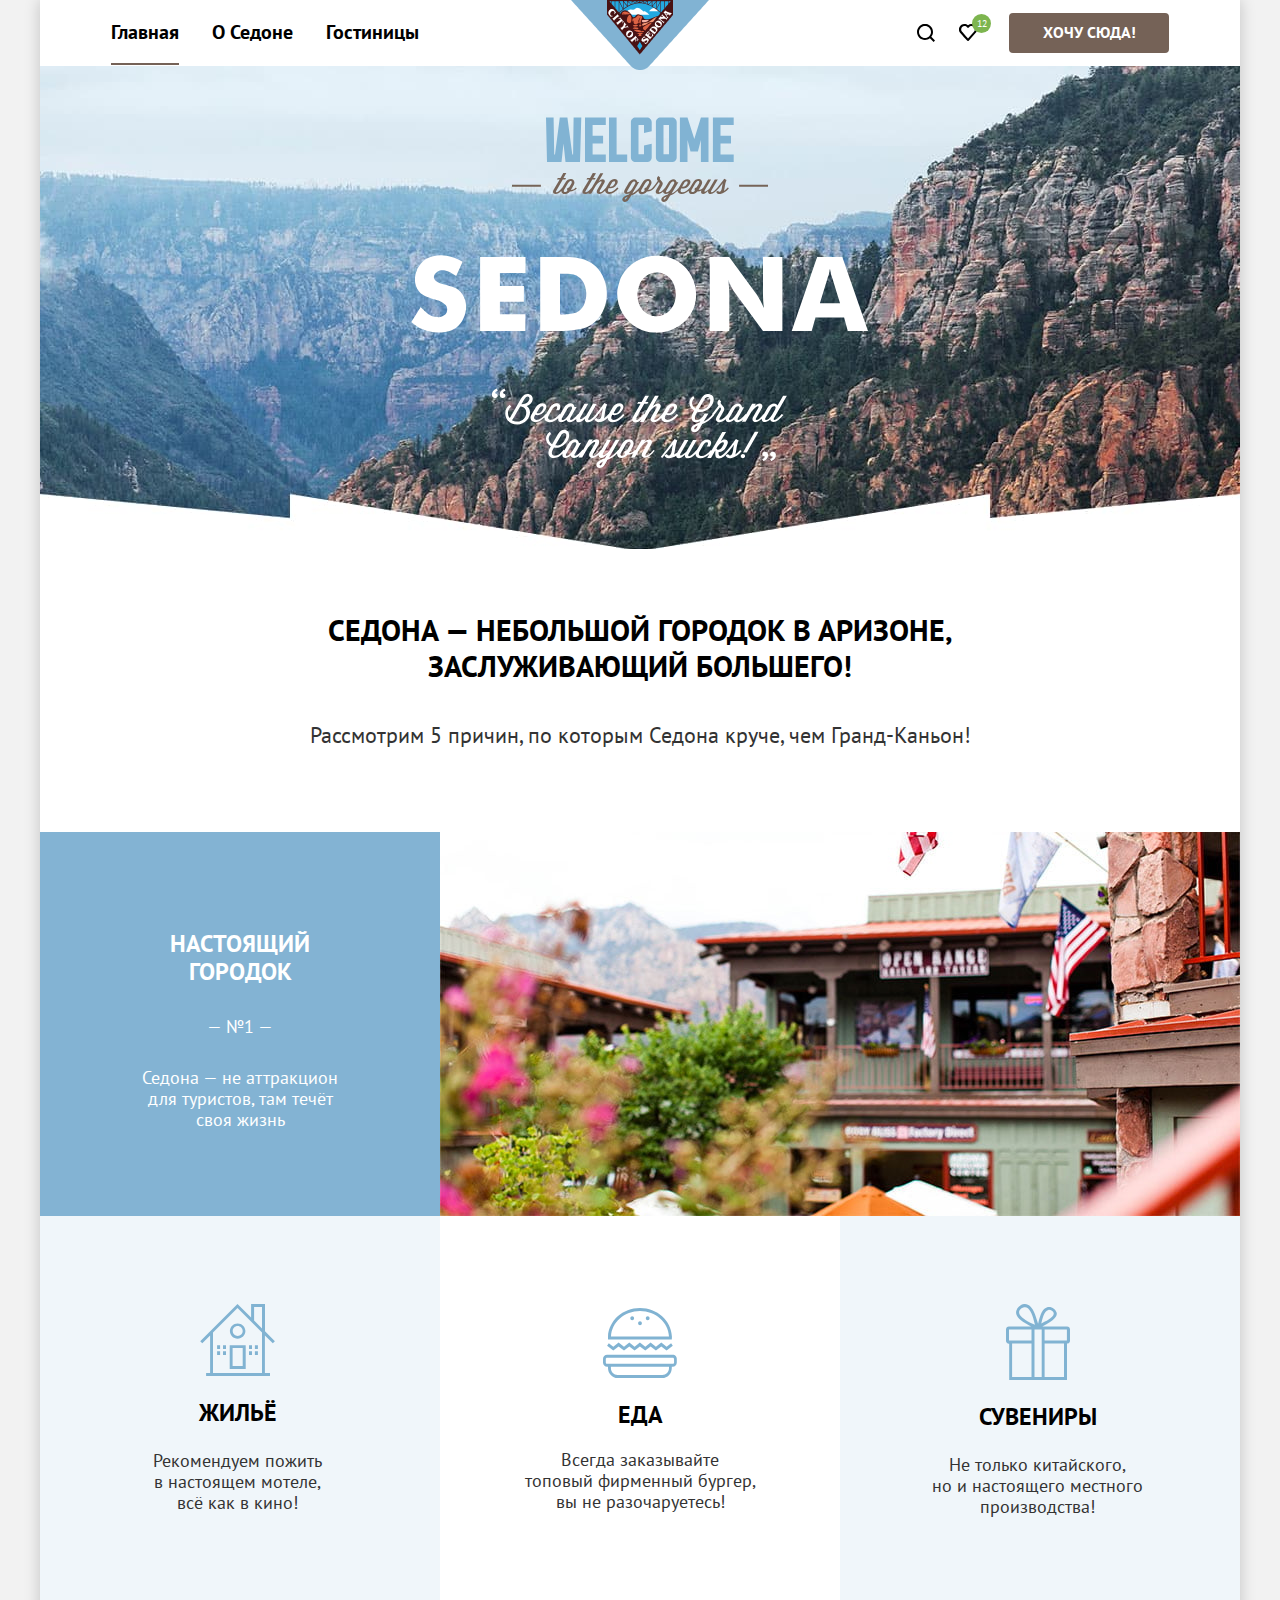
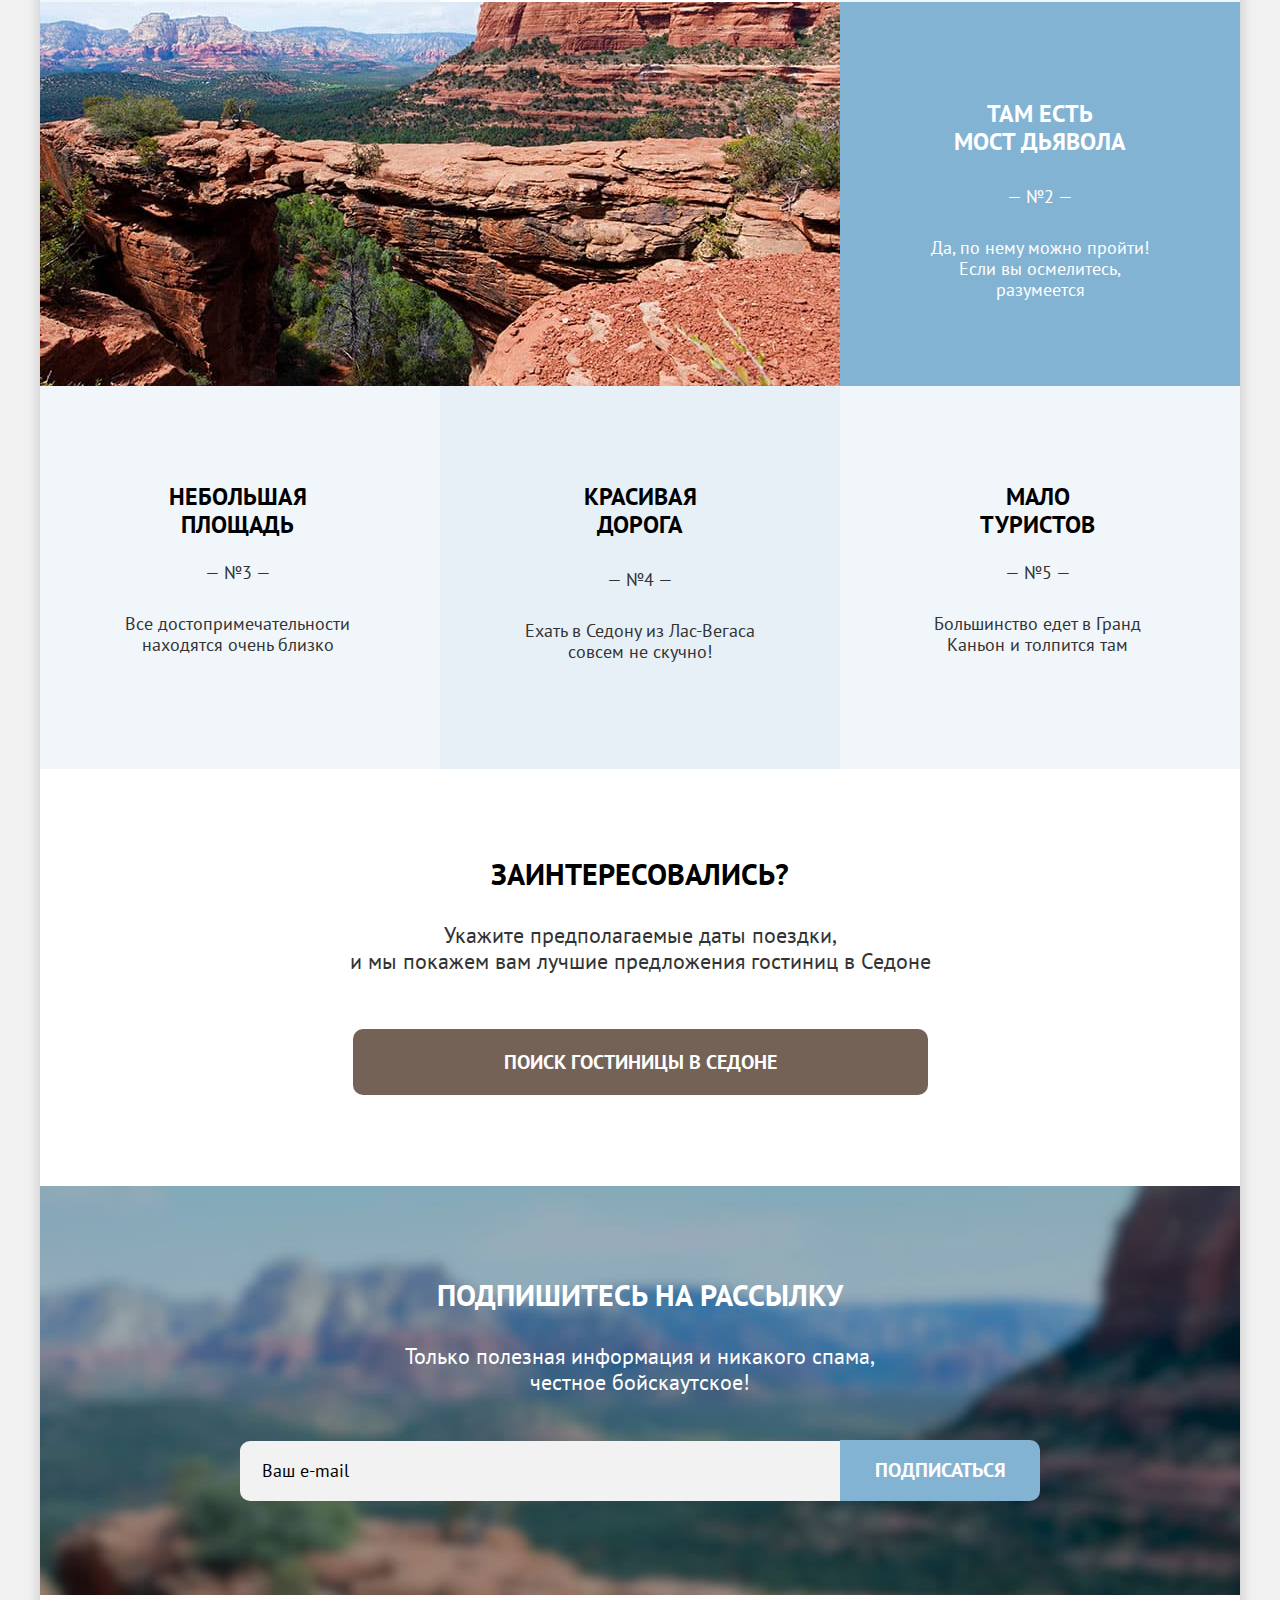
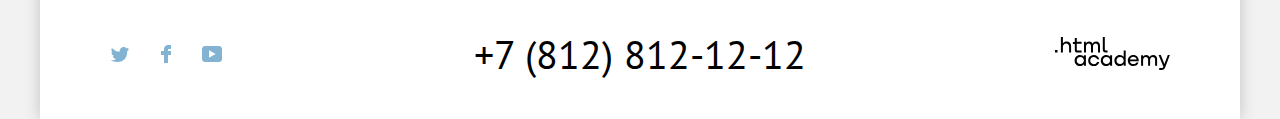
<file: index.html>
<!DOCTYPE html>
<html lang="ru">

  <head>
    <meta charset="utf-8">
    <title>HTML Academy: Седона</title>
    <link rel="icon" type="image/png" sizes="32x32" href="images/favicon.png">
    <link rel="stylesheet" href="styles/styles.css">
  </head>

  <body>
    <header class="page-header">
      <nav class="navigation">
        <ul class="navigation-list">
          <li class="navigation-item">
            <a class="navigation-link navigation-link-current">Главная</a>
          </li>
          <li class="navigation-item">
            <a class="navigation-link" href="about.html">О Седоне</a>
          </li>
          <li class="navigation-item">
            <a class="navigation-link" href="catalog.html">Гостиницы</a>
          </li>
        </ul>
        <a class="navigation-logo">
          <img class="img page-header-logo" src="images/page-header-logo.png" width="138" height="70" alt="CITY OF SEDONA.">
        </a>
        <ul class="navigation-link-container">
          <li class="navigation-item-user">
            <a class="navigation-link-user search-icon" href="#" aria-label="Поиск.">
              <svg width="18" height="18" viewBox="0 0 18 18" role="img" aria-label="Поиск." xmlns="http://www.w3.org/2000/svg">
                <path d="m18 16.5-3.7-3.7c1-1.3 1.7-3 1.7-4.9 0-4.4-3.6-8-8-8S0 3.6 0 8c0 4.4 3.6 8 8 8 1.8 0 3.5-.6 4.9-1.7l3.7 3.7 1.4-1.5ZM8 14c-3.3 0-6-2.7-6-6s2.7-6 6-6 6 2.7 6 6-2.7 6-6 6Z"/>
              </svg>
            </a>
          </li>
          <li class="navigation-item-user">
            <a class="navigation-link-user favorites-icon" href="#" aria-label="Избранное.">
              <svg width="31" height="27" viewBox="0 0 31 27" role="img" aria-label="Избранное." xmlns="http://www.w3.org/2000/svg">
                <path d="M8.9 27a.9.9 0 0 1-.8-.4c-5.4-6.1-6.7-7.5-7-7.9A5.4 5.4 0 0 1 5.5 10c1.3 0 2.5.5 3.5 1.3a5.46 5.46 0 0 1 9 4.1c0 1.3-.5 2.5-1.3 3.4l-7 7.9c-.2.2-.4.3-.8.3Zm-6-9.5c.3.4 3.5 4 6.1 6.9l6.2-7c.5-.5.7-1.2.7-2 0-1.8-1.5-3.3-3.3-3.3-1 0-2 .5-2.7 1.3-.3.3-.6.4-.9.4-.3 0-.6-.2-.8-.4-.7-.8-1.7-1.3-2.7-1.3-1.8 0-3.3 1.5-3.3 3.3-.1.9.3 1.6.7 2.1-.1 0-.1 0 0 0Z"/>
              </svg>
              <span class="favorites-number">12</span>
            </a>
            <!-- поповер -->
            <div class="popover popover-favorites"> <!--popover-open открывает избранное-->
              <div class="popover-content">
                <h2 class="visually-hidden popover-title">Избранное</h2>
                <ul class="cart-item-list">
                  <li class="cart-item">
                    <a class="cart-item-container" href="#">
                      <img class="cart-item-image" src="images/hotel-2.jpg" width="180" height="120" alt="hotel-2.">
                      <p class="cart-item-title">Desert Quail Inn</p>
                      <p class="cart-item-type">Мотель</p>
                    </a>
                    <button class="cart-item-button" type="button">
                      <svg width="16" height="16" viewBox="0 0 16 16" role="img" aria-label="Корзина" xmlns="http://www.w3.org/2000/svg">
                        <path d="M15.3 2.3H.6c-.3 0-.6.2-.6.5s.3.6.6.6h1.7v12c0 .3.3.6.6.6h10.2c.3 0 .6-.3.6-.6v-12h1.7c.3 0 .6-.3.6-.6s-.4-.5-.7-.5Zm-2.8 12.5H3.4V3.4h9.1v11.4ZM6.2 1.2h3.4c.3 0 .6-.3.6-.6S10 0 9.7 0H6.2c-.3 0-.5.3-.5.6s.2.6.5.6Z" fill="#000"/>
                        <path d="M6.2 12c.3 0 .6-.3.6-.6V5.7c0-.3-.3-.6-.6-.6s-.6.3-.6.6v5.7c.1.3.3.6.6.6ZM9.7 12c.3 0 .6-.3.6-.6V5.7c0-.3-.3-.6-.6-.6s-.6.4-.6.6v5.7c0 .3.2.6.6.6Z" fill="#000"/>
                      </svg>
                      <span class="visually-hidden">Удалить из из избранного</span>                
                    </button>
                  </li>
                  <li class="cart-item">
                    <a class="cart-item-container" href="#">
                      <img class="img cart-item-image" src="images/hotel-3.jpg" width="180" height="120" alt="hotel-3.">
                      <p class="cart-item-title">Villas at Poco Diablo</p>
                      <p class="cart-item-type">Апартаменты</p>
                    </a>
                    <button class="cart-item-button" type="button">
                      <svg width="16" height="16" viewBox="0 0 16 16" role="img" aria-label="Корзина." xmlns="http://www.w3.org/2000/svg">
                        <path d="M15.3 2.3H.6c-.3 0-.6.2-.6.5s.3.6.6.6h1.7v12c0 .3.3.6.6.6h10.2c.3 0 .6-.3.6-.6v-12h1.7c.3 0 .6-.3.6-.6s-.4-.5-.7-.5Zm-2.8 12.5H3.4V3.4h9.1v11.4ZM6.2 1.2h3.4c.3 0 .6-.3.6-.6S10 0 9.7 0H6.2c-.3 0-.5.3-.5.6s.2.6.5.6Z" fill="#000"/>
                        <path d="M6.2 12c.3 0 .6-.3.6-.6V5.7c0-.3-.3-.6-.6-.6s-.6.3-.6.6v5.7c.1.3.3.6.6.6ZM9.7 12c.3 0 .6-.3.6-.6V5.7c0-.3-.3-.6-.6-.6s-.6.4-.6.6v5.7c0 .3.2.6.6.6Z" fill="#000"/>
                      </svg>
                      <span class="visually-hidden">Удалить из из избранного</span>                
                    </button>
                  </li>
                  <li class="cart-item">
                    <a class="button button-favorites-all" href="#">Все избранные</a>
                  </li>
                </ul> 
              </div>  
            </div>
          </li> 
          <!-- кнопка хочу сюда -->
          <li class="navigation-item-user">
            <a class="button button-want-here" href="#">Хочу сюда!</a>
          </li>        
        </ul>
      </nav>
    </header>
    <main class="main-container">
      <section class="greeting-container">
        <div class="greeting">
          <h1 class="visually-hidden">Welcome to the gorgeous Sedona</h1>
          <img class="logo-welcome" src="images/welcome.svg" width="458" height="352" alt="Welcome to Sedona.">
        </div>
        <div class="greeting-title">
          <p class="greeting-title-main">Седона — небольшой городок в Аризоне, заслуживающий большего!</p>
          <p class="greeting-title-text">Рассмотрим 5 причин, по которым Седона круче, чем Гранд-Каньон!</p>
        </div>
      </section>
  <!-- Преимущества -->
      <section class="advantages">
        <h2 class="visually-hidden">Преимущества</h2>
        <ol class="advantages-list">
          <li class="advantages-item-details">
            <div class="advantages-item-container">
              <div class="advantages-item blue">
                <h3 class="advantages-title">Настоящий городок</h3>
                <p class="advantages-description">— №1 —</p> 
                <p class="advantages-description">Седона — не аттракцион для туристов, там течёт своя жизнь</p>
              </div>
              <div class="advantages-photo">
                <img src="images/photo-1-town.jpg" width="800" height="384" alt="Настоящий городок.">
              </div>
            </div>  
            <ul class="advantages-list-other">
              <li class="advantages-item grey12">
                <svg class="img advantages-photo-other" width="75" height="72" viewBox="0 0 75 72" role="img" aria-label="Жильё." fill="none" xmlns="http://www.w3.org/2000/svg">
                  <path d="M29.7 65h16V41.2h-16V65Zm2.9-20.9h10.1v18H32.6v-18Z" fill="#81B3D2"/>
                  <path d="m72.8 39.3 2.1-2.1-9.9-9.9V0H51.1v13.6L37.5 0 .2 37.2l2.1 2.1 7.8-7.8v37.6h-4V72H70v-2.9h-5.1V31.5l7.9 7.8ZM62 69.1H13V28.5L37.5 4.1 62 28.5v40.6Zm0-44.7-7.9-7.9V2.9H62v21.5Z" fill="#81B3D2"/>
                  <path d="M29.9 27.1c0 4.3 3.5 7.7 7.7 7.7 4.3 0 7.8-3.5 7.8-7.7 0-4.3-3.5-7.7-7.8-7.7-4.2 0-7.7 3.4-7.7 7.7Zm7.8-5c2.7 0 5 2.2 5 4.9s-2.2 4.9-5 4.9c-2.7 0-5-2.2-5-4.9s2.2-4.9 5-4.9ZM20.1 41.2h-3v3.9h3v-3.9ZM26 41.2h-3v3.9h3v-3.9ZM20.1 47.2h-3v3.9h3v-3.9ZM26 47.2h-3v3.9h3v-3.9ZM52 41.2h-3v3.9h3v-3.9ZM57.9 41.2h-3v3.9h3v-3.9ZM52 47.2h-3v3.9h3v-3.9ZM57.9 47.2h-3v3.9h3v-3.9Z" fill="#81B3D2"/>
                </svg>
                <h3 class="advantages-title">ЖИЛЬЁ</h3>
                <p class="advantages-description">Рекомендуем пожить в&nbsp;настоящем мотеле, всё&nbsp;как&nbsp;в кино!</p>
              </li>
              <li class="advantages-item">
                <svg class="img advantages-photo-other" width="74" height="70" viewBox="0 0 74 70" role="img" aria-label="Еда." fill="none" xmlns="http://www.w3.org/2000/svg">
                  <path d="M69.9 46.7H4.1C1.8 46.7 0 48.6 0 51v3.5c0 2.4 1.9 4.3 4.1 4.3H5v1.1C5 65.4 9.3 70 14.6 70h44.6c5.3 0 9.6-4.5 9.6-10.1v-1.1h.9c2.3 0 4.1-1.9 4.1-4.3V51c.2-2.3-1.7-4.3-3.9-4.3ZM66 59.9c0 3.9-3 7-6.7 7H14.6c-3.7 0-6.7-3.2-6.7-7v-1.1H66v1.1Zm5.1-5.4c0 .7-.6 1.3-1.2 1.3H4c-.7 0-1.2-.6-1.2-1.3V51c0-.7.6-1.3 1.2-1.3h65.8c.7 0 1.2.6 1.2 1.3.1 0 .1 3.5.1 3.5ZM15.6 38.4l5.4 4.1 5.3-4.1 5.3 4.1 5.3-4.1 5.4 4.1 5.3-4.1 5.3 4.1 5.4-4.1 5.3 4.1 6.2-4.7-1.7-2.5-4.5 3.4-5.3-4.1-5.4 4.1-5.3-4.1-5.3 4.1-5.4-4.1-5.3 4.1-5.3-4.1-5.3 4.1-5.4-4.1-5.3 4.1-4.5-3.4-1.7 2.5 6.2 4.7 5.3-4.1ZM8 31.5h60.8c0-.6.1-1.2.1-1.9v-1.2C68.2 12.7 54.2 0 37 0 19.7 0 5.7 12.7 5 28.5v1.2c0 .6 0 1.3.1 1.9H8v-.1ZM37 3c15.6 0 28.4 11.3 29 25.5H8C8.6 14.4 21.4 3 37 3Z" fill="#81B3D2"/>
                  <path d="M37 17.3c1.05 0 1.9-.895 1.9-2s-.85-2-1.9-2c-1.05 0-1.9.895-1.9 2s.85 2 1.9 2ZM29.2 12.2c1.05 0 1.9-.895 1.9-2s-.85-2-1.9-2c-1.05 0-1.9.895-1.9 2s.85 2 1.9 2ZM44.7 12.2c1.05 0 1.9-.895 1.9-2s-.85-2-1.9-2c-1.05 0-1.9.895-1.9 2s.85 2 1.9 2Z" fill="#81B3D2"/>
                </svg>
                <h3 class="advantages-title">ЕДА</h3>
                <p class="advantages-description">Всегда заказывайте топовый&nbsp;фирменный бургер, вы не разочаруетесь!</p>
              </li>
              <li class="advantages-item grey12">
                <svg class="img advantages-photo-other" width="64" height="76" viewBox="0 0 64 76" role="img" aria-label="Сувениры." fill="none" xmlns="http://www.w3.org/2000/svg">
                  <path d="M61.1 22.5H36.3c13.8-6.9 14.9-11.3 14.4-13.7-1.2-4-5.7-7-10-5.4-5.6 2.1-7.1 10.4-8.6 16.4-2-6.1-3.8-13.8-8.2-17.7-1.3-1.1-3.1-2.3-5.8-2-4 .4-9.8 5.4-7.5 11 2.3 5.4 9.7 8.8 14.6 11.5H2.9c-1.6 0-2.9 1.3-2.9 2.9v11.3c0 1.6 1.3 2.9 2.9 2.9h.3V76H61V39.6h.1c1.6 0 2.9-1.3 2.9-2.9V25.4c0-1.6-1.3-2.9-2.9-2.9ZM42.4 5.9c2.1-.3 5 1.3 5.3 3.2.4 2.8-3.4 5.3-5.1 6.4-2.5 1.7-4.9 2.6-7.3 4.1.9-3.7 2.5-13 7.1-13.7Zm-22.9 10c-2.2-1.5-6.5-4.4-6.4-7.8.1-3.6 5.7-6.6 8.8-3.9 3.9 3.4 5.7 11.1 7.1 16.6-3.2-1.5-6.3-2.8-9.5-4.9Zm6 57.1H6.1V39.6h19.4V73Zm0-36.5H3v-11h22.5v11Zm10.2 0V73h-7.2V25.6h7.2v10.9ZM58 73H38.6V39.6H58V73Zm2.9-36.5H38.6v-11h22.3v11Z" fill="#81B3D2"/>
                </svg>
                <h3 class="advantages-title">СУВЕНИРЫ</h3>
                <p class="advantages-description">Не только китайского, но&nbsp;и&nbsp;настоящего местного производства!</p>
              </li>
            </ul>
          </li>
          <li class="advantages-item-details">
            <div class="advantages-item-container">
              <div class="advantages-photo">
                <img src="images/photo-2-bridge.jpg" width="800" height="384" alt="Mост дьявола.">              
              </div>
              <div class="advantages-item blue">
                <h3 class="advantages-title">Там есть мост&nbsp;дьявола</h3>
                <p class="advantages-description">— №2 —</p> 
                <p class="advantages-description">Да, по нему можно пройти! Если вы осмелитесь, разумеется</p>
              </div>  
            </div>  
          </li>
          <li class="advantages-item grey12">
            <h3 class="advantages-title">Небольшая площадь</h3>
            <p class="advantages-description">— №3 —</p> 
            <p class="advantages-description">Все достопримечательности находятся очень близко</p>
          </li>
          <li class="advantages-item grey20">
            <h3 class="advantages-title">Красивая дорога</h3>
            <p class="advantages-description">— №4 —</p> 
            <p class="advantages-description">Ехать в Седону из Лас-Вегаса совсем не скучно!</p>
          </li>
          <li class="advantages-item grey12">
            <h3 class="advantages-title">Мало туристов</h3>
            <p class="advantages-description">— №5 —</p> 
            <p class="advantages-description">Большинство едет в Гранд Каньон и толпится там</p>
          </li>
        </ol>
      </section>
  <!-- Поиск -->
      <section class="search">
        <h2 class="search-title">Заинтересовались?</h2>
        <p class="search-text">Укажите предполагаемые даты поездки,<br>  и мы покажем вам лучшие предложения гостиниц в Седоне</p>
        <a class="button button-search" href="catalog.html">ПОИСК ГОСТИНИЦЫ В СЕДОНЕ</a>
      </section>
  <!-- подписка -->
      <section class="newletter newletter-background">
        <h2 class="newletter-title newletter-white">Подпишитесь на рассылку</h2>
        <p class="newletter-text newletter-white">Только полезная информация и никакого спама, честное бойскаутское!</p>
        <form class="newletter-form" action="http://echo.htmlacademy.ru" method="post">
          <div class="newletter-email">
            <label class="visually-hidden" for="newletter-email">Ваш e-mail</label>
            <input class="field" placeholder="Ваш e-mail" type="email" name="newletter-email" id="newletter-email" required>
            <button class="button newletter-button" type="submit">Подписаться</button>
          </div>
        </form>
      </section>    
    </main> 
  <!-- футер -->
    <footer class="page-footer">
      <h2 class="visually-hidden">Контакты</h2>
      <ul class="footer-social-list">
        <li class="footer-social-item">
          <a class="footer-social-link" href="https://twitter.com/htmlacademy_ru" aria-label="Twitter.">
            <svg width="18" height="15" viewBox="0 0 18 15" role="img" aria-label="Twitter." xmlns="http://www.w3.org/2000/svg">
              <path d="M11.6.2c1.8-.5 3.2.3 3.8 1.2.7-.2 1.4-.5 2.1-.7 0 .9-.6 1.5-.9 1.8.7.1 1.4-.6 1.4-.6-.2 1-1.1 1.8-1.7 2C16.1 10.7 13 15.1 5.7 15h-.5c-.4 0-4.4-.5-5.2-1.9 2.4.2 4.1-.4 5-1.2-1-.3-2.9-.4-3.2-2.9.4.1.6.2 1.3.1C1.8 8.3.4 7.5.5 5.3c.3.3 1.1.5 1.4.5C1.1 5.6-.2 2.5.9.9c1.9 1.9 4 3.6 7.6 3.8C8.7 2.3 9.7.8 11.6.2Z"/>
            </svg>
          </a>
        </li>
        <li class="footer-social-item">
          <a class="button footer-social-link" href="https://Facebook.com/htmlacademy" aria-label="Facebook.">
            <svg width="10" height="18" viewBox="0 0 10 18" role="img" aria-label="Facebook." xmlns="http://www.w3.org/2000/svg">
              <path d="M7 0C4.8 0 3 1.8 3 4v2H0v4h3v8h4v-8h3V6H7V4h3V0H7Z"/>
            </svg>
          </a>
        </li>
        <li class="footer-social-item">
          <a class="button footer-social-link" href="https://www.youtube.com/c/HTMLAcademyRUS" aria-label="YouTube.">
            <svg width="20" height="16" viewBox="0 0 20 16" role="img" aria-label="YouTube." xmlns="http://www.w3.org/2000/svg">
              <path d="M17 0H2.9C1.2 0 0 1.5 0 3.2v9.5C0 14.5 1.2 16 2.9 16h14.3c1.5 0 2.9-1.5 2.9-3.2V3.2C19.9 1.5 18.7 0 17 0ZM7 11.8V4.2L13.7 8 7 11.8Z"/>
            </svg>
          </a>
        </li>
      </ul>  
      <a class="footer-contacts-phone" href="tel:+78128121212">+7 (812) 812-12-12</a>     
      <a class="htmlacademy-link" href="https://htmlacademy.ru" aria-label="htmlacademy.ru.">
        <svg width="115" height="34" viewBox="0 0 115 34" role="img" aria-label="htmlacademy.ru." xmlns="http://www.w3.org/2000/svg">
          <path d="M0 12.9v2.6h2.5v-2.6H0ZM11.6 4.5c-1.6 0-2.8.7-3.6 1.7h-.1V0h-2v15.5h2v-5.3c0-2.1 1.3-3.6 3.3-3.6 1.8 0 2.9 1.4 2.9 3.2v5.7h2V9.4c.1-3-1.8-4.9-4.5-4.9ZM26.6 4.8h-4.8V1.1h-2v3.8h-1.9v2h1.9v6c0 1.7 1 2.7 2.7 2.7h4.1v-2h-3.7c-.7 0-1.1-.4-1.1-1.1V6.8h4.8v-2ZM41.1 4.6c-1.6 0-2.9.8-3.5 2.1h-.1c-.6-1.2-1.8-2.1-3.4-2.1-1.4 0-2.5.8-3.1 1.8h-.1V4.8H29v10.6h2V10c0-2 1-3.5 2.6-3.5 1.5 0 2.4 1 2.4 2.6v6.3h2V9.8c0-2.4 1.4-3.3 2.6-3.3 1.5 0 2.4 1 2.4 2.6v6.3h2V8.9c.1-2.5-1.4-4.3-3.9-4.3ZM47.8 12.7c0 1.7 1 2.7 2.8 2.7h2v-2h-1.7c-.7 0-1.1-.4-1.1-1.1V0h-2v12.7ZM28.9 19.7c-.9-1.1-2.2-1.8-3.9-1.8-3.1 0-5.4 2.3-5.4 5.6s2.3 5.6 5.4 5.6c1.8 0 3-.8 3.8-1.9h.1v1.6h2V18.2h-2v1.5Zm-3.6 7.4c-2.2 0-3.6-1.6-3.6-3.6s1.4-3.6 3.6-3.6 3.6 1.6 3.6 3.6c0 1.9-1.4 3.6-3.6 3.6ZM44.2 22c-.5-2.4-2.6-4.1-5.4-4.1a5.4 5.4 0 0 0-5.6 5.6c0 3.1 2.2 5.6 5.6 5.6 2.8 0 4.9-1.8 5.4-4.2h-2.1a3.4 3.4 0 0 1-3.3 2.3c-2.2 0-3.6-1.6-3.6-3.6s1.4-3.6 3.6-3.6c1.6 0 2.8 1 3.3 2.2h2.1V22ZM55.1 19.7c-.9-1.1-2.2-1.8-3.9-1.8-3.1 0-5.4 2.3-5.4 5.6s2.3 5.6 5.4 5.6c1.8 0 3-.8 3.8-1.9h.1v1.6h2V18.2h-2v1.5Zm-3.6 7.4c-2.2 0-3.6-1.6-3.6-3.6s1.4-3.6 3.6-3.6 3.6 1.6 3.6 3.6c0 1.9-1.5 3.6-3.6 3.6ZM68.7 19.8c-.9-1.1-2.2-1.9-3.9-1.9-3.1 0-5.4 2.3-5.4 5.6s2.2 5.6 5.4 5.6c1.7 0 3-.8 3.8-1.8h.1v1.5h2V13.4h-2v6.4Zm-3.6 7.3c-2.2 0-3.6-1.6-3.6-3.6s1.4-3.6 3.6-3.6 3.6 1.6 3.6 3.6c-.1 2-1.5 3.6-3.6 3.6ZM78.3 17.9c-3.3 0-5.5 2.5-5.5 5.6 0 3 2.1 5.6 5.5 5.6 2.5 0 4.5-1.3 5.2-3.6h-2.1c-.5 1-1.6 1.6-3 1.6-1.9 0-3.3-1.3-3.4-2.9h8.8c.2-3.6-2-6.3-5.5-6.3Zm0 1.9c1.7 0 3 1 3.3 2.6h-6.5c.3-1.5 1.5-2.6 3.2-2.6ZM98.2 17.9c-1.6 0-2.9.8-3.6 2h-.1c-.6-1.2-1.8-2-3.4-2-1.4 0-2.5.7-3.1 1.8v-1.5h-1.9v10.6h2v-5.4c0-2 1-3.4 2.6-3.5 1.5 0 2.4 1 2.4 2.6v6.3h2v-5.6c0-2.4 1.4-3.3 2.6-3.3 1.5 0 2.4 1 2.4 2.6v6.3h2v-6.5c.1-2.6-1.4-4.4-3.9-4.4ZM109.4 27l-3.6-8.9h-2.2l4.8 11.6c-.3.9-.7 1.2-1.7 1.2h-2.5v2h2.5c1.8 0 2.8-.8 3.5-2.6l4.7-12.2h-2.1l-3.4 8.9Z"/>
        </svg>
      </a>    
    </footer>
    <!-- модальное -->
    <div class="modal-container"> <!--modal-container-open открывает модальное окно -->
      <div class="modal modal-search">
        <button class="modal-close-button" type="button">
          <span class="visually-hidden">Закрыть</span>
        </button>
        <section class="modal-content">
          <h2 class="modal-title">Поиск гостиницы в Седоне</h2>
          <form class="search-form" action="https://echo.htmlacademy.ru" method="post">
            <!-- даты -->
            <div class="search-field-group">
              <div class="search-form-date">
                <label class="search-form-label field-check-in" for="check-in">Дата заезда:</label>
                  <div class="form-label-calendar">
                    <input class="search-field" type="text" id="check-in" value="27 апреля 2020" name="check-in" placeholder="Укажите дату">
                    <button class="calendar-icon" type="button">
                      <span class="visually-hidden">Календарь</span>
                    </button>
                  </div>
              </div>
              <span class="text-form-date text-check-in">Мы не можем отправить вас в прошлое.</span>
            </div>
            <div class="search-field-group">
              <div class="search-form-date">
                <label class="search-form-label field-check-out" for="check-out">Дата выезда:</label>
                <div class="form-label-calendar">
                  <input class="search-field" type="text" id="check-out" value="1 сентября 2021" name="check-out" placeholder="Укажите дату">
                  <button class="calendar-icon" type="button">
                    <span class="visually-hidden">Календарь</span>
                  </button>
                </div>  
              </div>
              <span class="text-form-date text-check-out">На эти даты есть свободные номера. Пока есть.</span>
            </div>
            <!-- гости  -->
            <div class="search-form-guest">
              <!-- взрослые -->
              <div class="search-field-group field-adults">
                <label class="search-form-label" for="adults">Взрослые:</label>
                <div class="search-field-input guest-toggle">
                  <button class="toggle-minus" type="button">
                    <svg width="13" height="1" viewBox="0 0 13 1" role="img" aria-label="минус." fill="none" xmlns="http://www.w3.org/2000/svg">
                      <path opacity=".3" d="M0 0v1h13V0H0Z" fill="#000"/>
                    </svg>
                    <span class="visually-hidden">меньше</span>
                  </button>
                  <input class="search-field" type="number" id="adults" value="2" name="adults" placeholder="0">
                  <button class="toggle-plus" type="button">
                    <svg width="13" height="13" viewBox="0 0 13 13" role="img" aria-label="плюс." fill="none" xmlns="http://www.w3.org/2000/svg">
                      <path d="M13 6H7V0H6v6H0v1h6v6h1V7h6V6Z" fill="#000" opacity=".3"/>
                    </svg>
                    <span class="visually-hidden">больше</span>
                  </button>
                </div>
              </div>
              <!--  дети -->
              <div class="search-field-group field-children">
                <div class="form-label-info">
                  <label class="search-form-label" for="children">Дети:</label>
                  <button class="info-icon" type="button">
                    <span class="visually-hidden">Укажите количество детей.</span>
                  </button>
                  <!-- черный поповер -->
                  <div class="popover-search info-children">  
                    <p class="text-info-children">Укажите количество детей, которые будут с вами, возраст которых от 6 до 18 лет. Дети до 6 лет размещаются бесплатно.</p>
                  </div>
                </div>
                <div class="search-field-input guest-toggle">
                  <button class="toggle-minus" type="button">
                    <svg width="13" height="1" viewBox="0 0 13 1" role="img" aria-label="минус." fill="none" xmlns="http://www.w3.org/2000/svg">
                      <path opacity=".3" d="M0 0v1h13V0H0Z" fill="#000"/>
                    </svg>
                    <span class="visually-hidden">меньше</span>
                  </button>
                  <input class="search-field" type="number" id="children" value="1" name="children" placeholder="0">
                  <button class="toggle-plus" type="button">
                    <svg width="13" height="13" viewBox="0 0 13 13" role="img" aria-label="плюс." fill="none" xmlns="http://www.w3.org/2000/svg">
                      <path d="M13 6H7V0H6v6H0v1h6v6h1V7h6V6Z" fill="#000" opacity=".3"/>
                    </svg>
                    <span class="visually-hidden">больше</span>
                  </button>
                  </div>
              </div>
            </div>  
            <button class="modal-search-button" type="submit">Найти</button>
          </form>
        </section>
      </div>
    </div>
  </body>
</html>
</file>
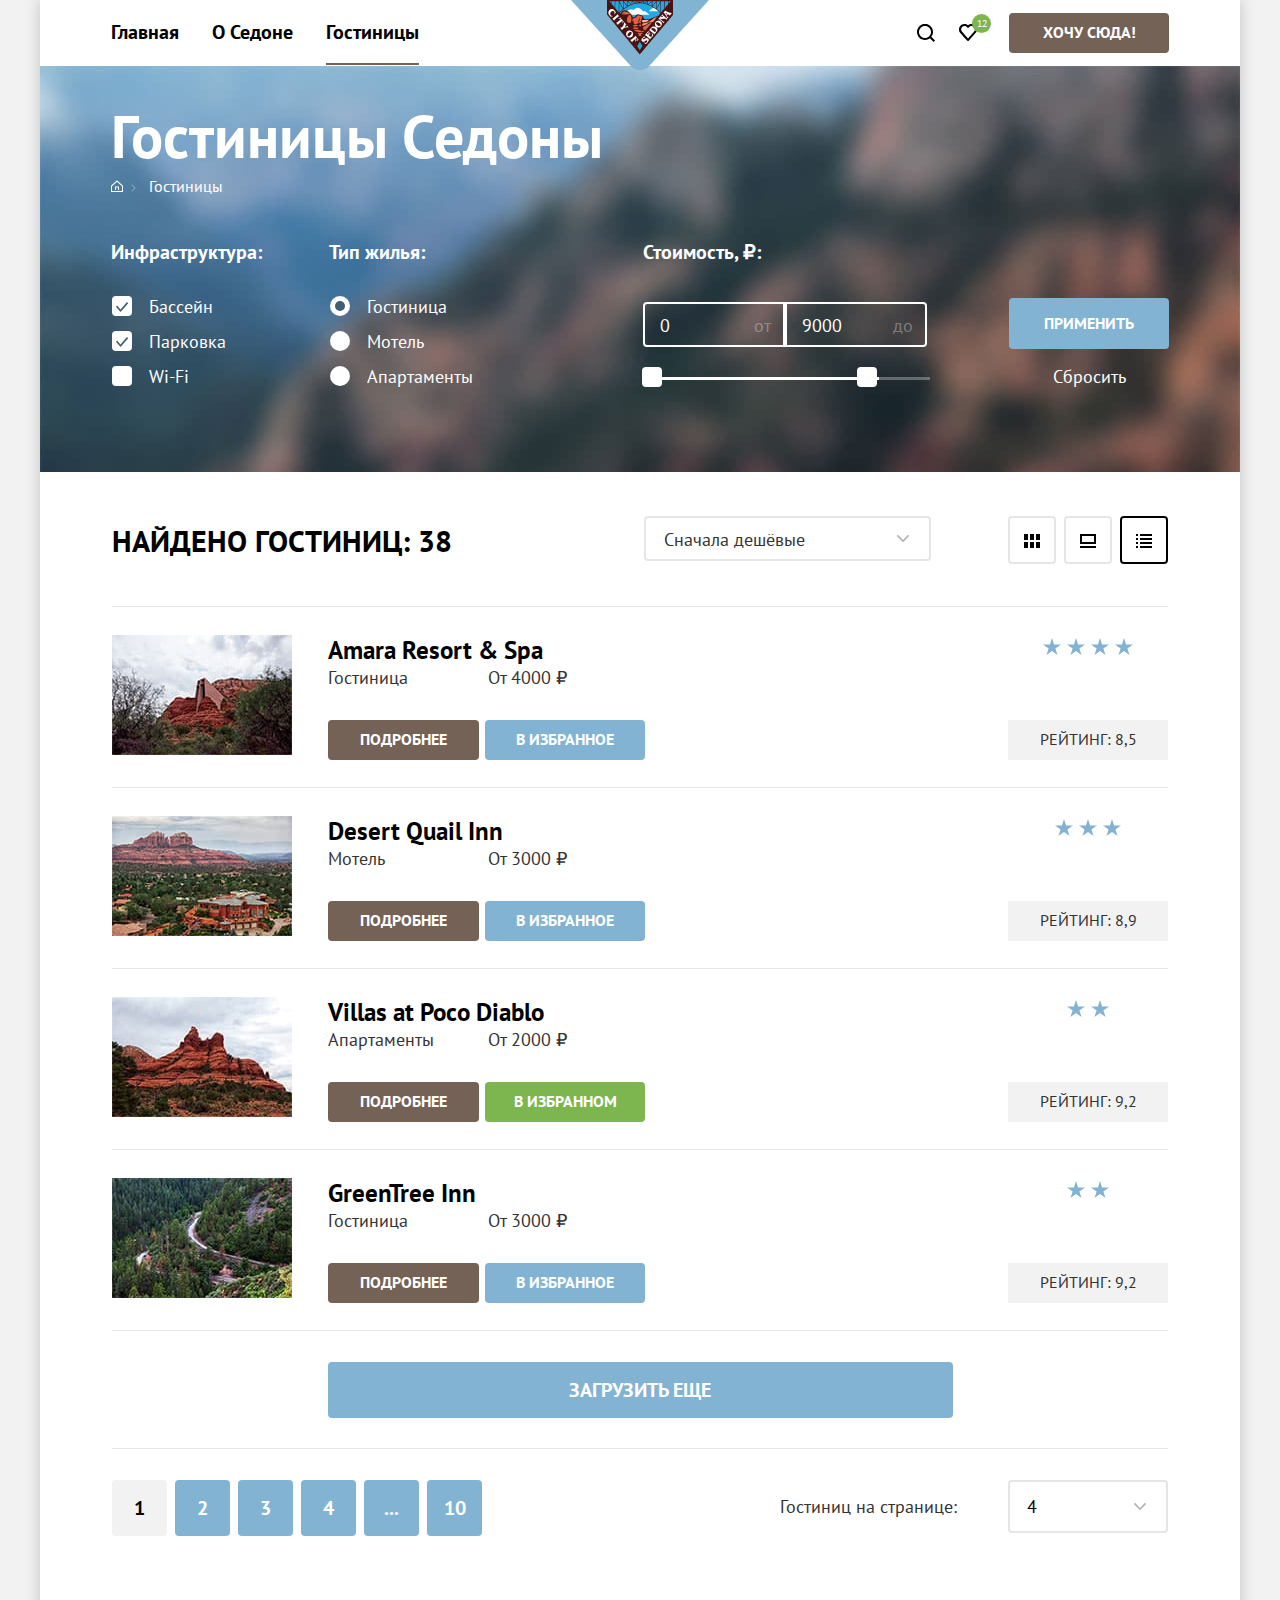
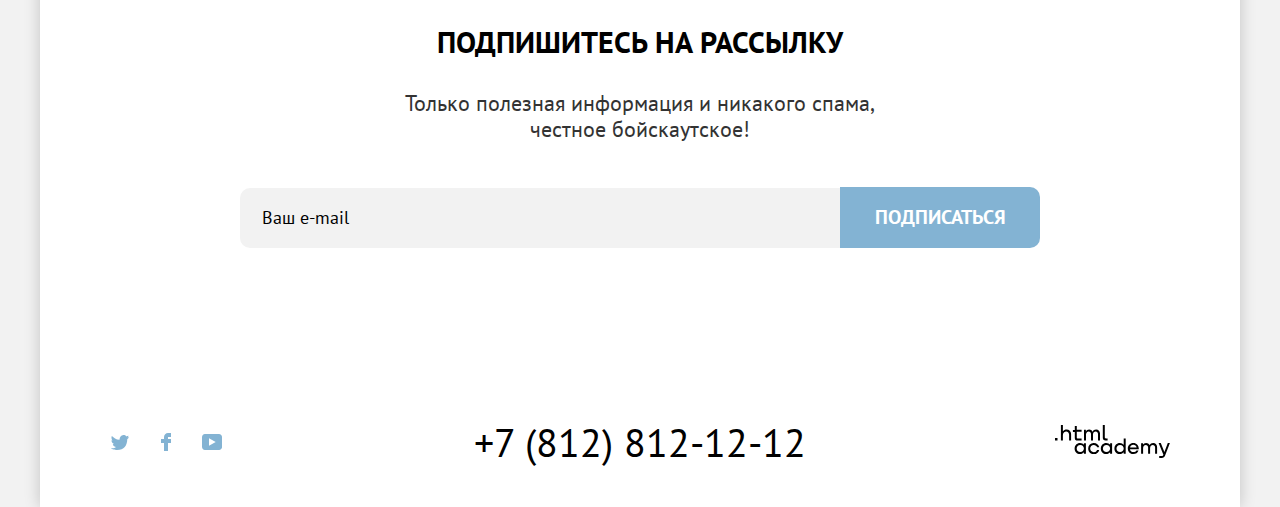
<file: catalog.html>
<!DOCTYPE html>
<html lang="ru">

  <head>
    <meta charset="utf-8">
    <title>HTML Academy: Седона</title>
    <link rel="icon" type="image/png" sizes="32x32" href="images/favicon.png">
    <link rel="stylesheet" href="styles/styles.css">
  </head>

  <body class="page-catalog">
    <header class="page-header">
      <nav class="navigation">
        <ul class="navigation-list">
          <li class="navigation-item">
            <a class="navigation-link" href="index.html">Главная</a>
          </li>
          <li class="navigation-item">
            <a class="navigation-link" href="about.html">О Седоне</a>
          </li>
          <li class="navigation-item">
            <a class="navigation-link navigation-link-current">Гостиницы</a>
          </li>
        </ul>
        <a class="navigation-logo" href="index.html">
          <img class="img page-header-logo" src="images/page-header-logo.png" width="138" height="70" alt="CITY OF SEDONA.">
        </a>
        <ul class="navigation-link-container">
          <li class="navigation-item-user">
            <a class="navigation-link-user search-icon" href="#" aria-label="Поиск.">
              <svg width="18" height="18" viewBox="0 0 18 18" role="img" aria-label="Поиск." xmlns="http://www.w3.org/2000/svg">
                <path d="m18 16.5-3.7-3.7c1-1.3 1.7-3 1.7-4.9 0-4.4-3.6-8-8-8S0 3.6 0 8c0 4.4 3.6 8 8 8 1.8 0 3.5-.6 4.9-1.7l3.7 3.7 1.4-1.5ZM8 14c-3.3 0-6-2.7-6-6s2.7-6 6-6 6 2.7 6 6-2.7 6-6 6Z"/>
              </svg>
            </a>
          </li>
          <li class="navigation-item-user">
            <a class="navigation-link-user favorites-icon" href="#" aria-label="Избранное.">
              <svg width="31" height="27" viewBox="0 0 31 27" role="img" aria-label="Избранное." xmlns="http://www.w3.org/2000/svg">
                <path d="M8.9 27a.9.9 0 0 1-.8-.4c-5.4-6.1-6.7-7.5-7-7.9A5.4 5.4 0 0 1 5.5 10c1.3 0 2.5.5 3.5 1.3a5.46 5.46 0 0 1 9 4.1c0 1.3-.5 2.5-1.3 3.4l-7 7.9c-.2.2-.4.3-.8.3Zm-6-9.5c.3.4 3.5 4 6.1 6.9l6.2-7c.5-.5.7-1.2.7-2 0-1.8-1.5-3.3-3.3-3.3-1 0-2 .5-2.7 1.3-.3.3-.6.4-.9.4-.3 0-.6-.2-.8-.4-.7-.8-1.7-1.3-2.7-1.3-1.8 0-3.3 1.5-3.3 3.3-.1.9.3 1.6.7 2.1-.1 0-.1 0 0 0Z"/>
              </svg>
              <span class="favorites-number">12</span>
            </a>
            <!-- поповер -->
            <div class="popover popover-favorites"> <!--popover-open открывает избранное-->
              <div class="popover-content">
                <h2 class="visually-hidden popover-title">Избранное</h2>
                <ul class="cart-item-list">
                  <li class="cart-item">
                    <a class="cart-item-container" href="#">
                      <img class="img cart-item-image" src="images/hotel-2.jpg" width="180" height="120" alt="hotel-2.">
                      <p class="cart-item-title">Desert Quail Inn</p>
                      <p class="cart-item-type">Мотель</p>
                    </a>
                    <button class="cart-item-button" type="button">
                      <svg width="16" height="16" viewBox="0 0 16 16" role="img" aria-label="Корзина." xmlns="http://www.w3.org/2000/svg">
                        <path d="M15.3 2.3H.6c-.3 0-.6.2-.6.5s.3.6.6.6h1.7v12c0 .3.3.6.6.6h10.2c.3 0 .6-.3.6-.6v-12h1.7c.3 0 .6-.3.6-.6s-.4-.5-.7-.5Zm-2.8 12.5H3.4V3.4h9.1v11.4ZM6.2 1.2h3.4c.3 0 .6-.3.6-.6S10 0 9.7 0H6.2c-.3 0-.5.3-.5.6s.2.6.5.6Z" fill="#000"/>
                        <path d="M6.2 12c.3 0 .6-.3.6-.6V5.7c0-.3-.3-.6-.6-.6s-.6.3-.6.6v5.7c.1.3.3.6.6.6ZM9.7 12c.3 0 .6-.3.6-.6V5.7c0-.3-.3-.6-.6-.6s-.6.4-.6.6v5.7c0 .3.2.6.6.6Z" fill="#000"/>
                      </svg>
                      <span class="visually-hidden">Удалить из из избранного</span>                
                    </button>
                  </li>
                  <li class="cart-item">
                    <a class="cart-item-container" href="#">
                      <img class="img cart-item-image" src="images/hotel-3.jpg" width="180" height="120" alt="hotel-3.">
                      <p class="cart-item-title">Villas at Poco Diablo</p>
                      <p class="cart-item-type">Апартаменты</p>
                    </a>
                    <button class="cart-item-button" type="button">
                      <svg width="16" height="16" viewBox="0 0 16 16" role="img" aria-label="Корзина." xmlns="http://www.w3.org/2000/svg">
                        <path d="M15.3 2.3H.6c-.3 0-.6.2-.6.5s.3.6.6.6h1.7v12c0 .3.3.6.6.6h10.2c.3 0 .6-.3.6-.6v-12h1.7c.3 0 .6-.3.6-.6s-.4-.5-.7-.5Zm-2.8 12.5H3.4V3.4h9.1v11.4ZM6.2 1.2h3.4c.3 0 .6-.3.6-.6S10 0 9.7 0H6.2c-.3 0-.5.3-.5.6s.2.6.5.6Z" fill="#000"/>
                        <path d="M6.2 12c.3 0 .6-.3.6-.6V5.7c0-.3-.3-.6-.6-.6s-.6.3-.6.6v5.7c.1.3.3.6.6.6ZM9.7 12c.3 0 .6-.3.6-.6V5.7c0-.3-.3-.6-.6-.6s-.6.4-.6.6v5.7c0 .3.2.6.6.6Z" fill="#000"/>
                      </svg>
                      <span class="visually-hidden">Удалить из из избранного</span>                
                    </button>
                  </li>
                  <li class="cart-item">
                    <a class="button button-favorites-all" href="#">Все избранные</a>
                  </li>
                </ul> 
              </div>  
            </div>
          </li>
          <li class="navigation-item-user">
            <a class="button button-want-here" href="#">Хочу сюда!</a>
          </li>
        </ul>
      </nav>
    </header>
    <main class="main-inner">    
      <div class="catalog-select">
        <header class="inner-header">
          <h1 class="inner-header-title">Гостиницы Седоны</h1>
          <ul class="breadcrumbs">
            <li class="breadcrumbs-item">
              <a class="breadcrumbs-link breadcrumbs-icon" href="index.html">
                <svg width="12" height="12" viewBox="0 0 12 12" role="img" aria-label="На главную." fill="none" xmlns="http://www.w3.org/2000/svg">
                  <path d="M6 .3 0 5.8V12h12V5.8L6 .3ZM11 11H1V6.2l5-4.5 5 4.5V11Z" fill="#fff"/>
                  <path d="M4 10h1V7.5h2V10h1V6.5H4V10Z" fill="#fff"/>
                </svg>
                <span class="visually-hidden">На главную</span>
              </a>
            </li>
            <li class="breadcrumbs-item">
              <a class="breadcrumbs-link">Гостиницы</a>
            </li>
          </ul>
        </header>
        <section class="catalog-filter-hotels">
          <h2 class="visually-hidden">Выбор гостиницы</h2>
          <form class="catalog-filter" action="https://echo.htmlacademy.ru/" method="get">
            <fieldset class="catalog-filter-group infra">
              <legend class="catalog-filter-title">Инфраструктура:</legend>
              <ul class="catalog-filter-list">
                <li class="catalog-filter-item">
                  <label class="control">
                    <input class="visually-hidden control-input" type="checkbox" name="pool" id="pool" checked>
                    <span class="control-mark"></span>
                    <span class="control-label">Бассейн</span>
                  </label>
                </li>
                <li class="catalog-filter-item">
                  <label class="control">
                    <input class="visually-hidden control-input" type="checkbox" name="parking" id="parking" checked>
                    <span class="control-mark"></span>
                    <span class="control-label">Парковка</span>
                  </label>
                </li>
                <li class="catalog-filter-item">
                  <label class="control">
                    <input class="visually-hidden control-input" type="checkbox" name="wi-fi" id="wi-fi">
                    <span class="control-mark"></span>
                    <span class="control-label">Wi-Fi</span>
                  </label>
                </li>              
              </ul>
            </fieldset>
            <fieldset class="catalog-filter-group housing">            
              <legend class="catalog-filter-title">Тип жилья:</legend>
              <ul class="catalog-filter-list">
                <li class="catalog-filter-item">
                  <label class="control">
                    <input class="visually-hidden control-input" type="radio" name="product-group" value="hotel" id="hotel" checked>
                    <span class="control-mark"></span>
                    <span class="control-label">Гостиница</span>
                  </label>
                </li>
                <li class="catalog-filter-item">
                  <label class="control">
                    <input class="visually-hidden control-input" type="radio" name="product-group" value="motel" id="motel">           
                    <span class="control-mark"></span>
                    <span class="control-label">Мотель</span>
                  </label>
                </li>
                <li class="catalog-filter-item">
                  <label class="control">
                    <input class="visually-hidden control-input" type="radio" name="product-group" value="apartments" id="apartments">
                    <span class="control-mark"></span>
                    <span class="control-label">Апартаменты</span>
                  </label>
                </li>              
              </ul>
            </fieldset>
            <fieldset class="catalog-filter-group cost">
              <legend class="catalog-filter-title">Стоимость, ₽:</legend>
              <div class="filter-range-container">
                <div class="range-block-change">
                  <div class="range-block-item">
                    <input class="catalog-filter-input cost-min" type="number" name="min-price" id="min" value="0" min="0" max="9000">
                    <label for="min">от</label>
                  </div>
                  <div class="range-block-item">
                    <input class="catalog-filter-input cost-max" type="number" name="max-price" id="max" value="9000" min="0" max="9000">
                    <label for="max">до</label>
                  </div>
                </div>
                <div class="filter-toggle">
                  <div class="range-bar">
                    <button class="filter-toggle-item filter-toggle-item-min" type="button" aria-label="Изменить минимальную цену."></button>
                    <button class="filter-toggle-item filter-toggle-item-max" type="button" aria-label="Изменить максимальную цену."></button>
                  </div>  
                </div>
              </div>
            </fieldset>
            <div class="catalog-filter-button">
              <button class="button-submit" type="submit">Применить</button>
              <button class="button-discard" type="reset">Сбросить</button>
            </div>
          </form>
        </section>
      </div>
      <div class="catalog-inner">
        <section class="sorting-hotels">
          <h2 class="sorting-hotels-title">Найдено гостиниц: 38</h2>
          <div class="sorting-type">
            <label class="visually-hidden" for="sorting">Сортировка</label>
            <select class="select-control select-sorting-type" id="sorting" name="sorting">
              <option value="cheap">Сначала дешёвые</option>
              <option value="expensive">Сначала дорогие</option>
              <option value="popular">Сначала популярные</option>            
            </select>
          </div>        
          <div class="sorting-hotels-mode">
            <a href="#" class="button button-tile" aria-label="Плитка.">
              <svg width="16" height="14" viewBox="0 0 16 14" role="img" aria-label="Плитка." fill="none" xmlns="http://www.w3.org/2000/svg">
                <path d="M4 0H0v6h4V0ZM16 0h-4v6h4V0ZM10 0H6v6h4V0ZM4 8H0v6h4V8ZM16 8h-4v6h4V8ZM10 8H6v6h4V8Z" fill="#000"/>
              </svg>              
            </a>
            <a href="#" class="button button-slideshow" aria-label="Слайд-шоу.">
              <svg width="16" height="14" viewBox="0 0 16 14" role="img" aria-label="Слайд-шоу." fill="none" xmlns="http://www.w3.org/2000/svg">
                <path d="M16 12H0v2h16v-2ZM14 2v6H2V2h12Zm2-2H0v10h16V0Z" fill="#000"/>
              </svg>
            </a>
            <a href="#" class="button button-list current" aria-label="Список.">
              <svg width="16" height="14" viewBox="0 0 16 14" role="img" aria-label="Список." fill="none" xmlns="http://www.w3.org/2000/svg">
                <path d="M2 0H0v2h2V0ZM16 0H4v2h12V0ZM2 4H0v2h2V4ZM16 4H4v2h12V4ZM2 8H0v2h2V8ZM16 8H4v2h12V8ZM2 12H0v2h2v-2ZM16 12H4v2h12v-2Z" fill="#000"/>
              </svg>
            </a>
          </div>
        </section>
        <section class="catalog-hotels">
          <ul class="catalog-hotels">
            <li class="hotel-card">
              <a class="hotel-card-image" href="hotels.html">
                <img src="images/hotel-1.jpg" width="180" height="120" alt="hotel-1.">
              </a>
              <div class="hotel-card-descript">
                <a class="hotel-card-link" href="hotels.html">
                  <h3 class="hotel-card-title">Amara Resort & Spa</h3>
                </a>
                <div class="hotel-type-container">
                  <p class="hotel-card-type">Гостиница</p>
                  <p class="hotel-card-price">От 4000 ₽</p>
                </div>
                <div class="hotel-button-container">
                  <a href="#" class="hotel-card-button button">подробнее</a>
                  <button class="button-favorites choose" type="button">В избранное</button>
                </div>
              </div>
              <div class="search-results-rating">
                <div class="search-results-rating-stars">
                  <span class="rating-star"></span>
                  <span class="rating-star"></span>
                  <span class="rating-star"></span>
                  <span class="rating-star"></span>
                </div>         
                <p class="hotel-rating">Рейтинг: 8,5</p>
              </div>          
            </li>
            <li class="hotel-card">
              <a class="hotel-card-image" href="hotels.html">
                <img src="images/hotel-2.jpg" width="180" height="120" alt="hotel-2.">
              </a>
              <div class="hotel-card-descript">
                <a class="hotel-card-link" href="hotels.html">
                  <h3 class="hotel-card-title">Desert Quail Inn</h3>
                </a>
                <div class="hotel-type-container">
                  <p class="hotel-card-type">Мотель</p>
                  <p class="hotel-card-price">От 3000 ₽</p>
                </div>
                <div class="hotel-button-container">
                  <a href="#" class="hotel-card-button button">подробнее</a>
                  <button class="button-favorites choose" type="button">В избранное</button>
                </div>
              </div>
              <div class="search-results-rating">
                <div class="search-results-rating-stars">
                  <span class="rating-star"></span>
                  <span class="rating-star"></span>
                  <span class="rating-star"></span>
                </div>
                <p class="hotel-rating">Рейтинг: 8,9</p> 
              </div>                         
            </li>
            <li class="hotel-card">
              <a class="hotel-card-image" href="hotels.html">
                <img src="images/hotel-3.jpg" width="180" height="120" alt="hotel-3.">            
              </a>
              <div class="hotel-card-descript">
                <a class="hotel-card-link" href="hotels.html">
                  <h3 class="hotel-card-title">Villas at Poco Diablo</h3>
                </a>
                <div class="hotel-type-container">
                  <p class="hotel-card-type">Апартаменты</p>
                  <p class="hotel-card-price">От 2000 ₽</p>
                </div>
                <div class="hotel-button-container">
                  <a href="#" class="hotel-card-button button">подробнее</a>
                  <button class="button-favorites selected" type="button">В избранном</button>
                </div>
              </div>
              <div class="search-results-rating">
                <div class="search-results-rating-stars">
                  <span class="rating-star"></span>
                  <span class="rating-star"></span>
                </div>
                <p class="hotel-rating">Рейтинг: 9,2</p>
              </div>          
            </li>
            <li class="hotel-card">
              <a class="hotel-card-image" href="hotels.html">
                <img src="images/hotel-4.jpg" width="180" height="120" alt="hotel-4.">            
              </a>
              <div class="hotel-card-descript">
                <a class="hotel-card-link" href="hotels.html">
                  <h3 class="hotel-card-title">GreenTree Inn</h3>
                </a>
                <div class="hotel-type-container">
                  <p class="hotel-card-type">Гостиница</p>
                  <p class="hotel-card-price">От 3000 ₽</p>
                </div>
                <div class="hotel-button-container">
                  <a href="#" class="hotel-card-button button">подробнее</a>
                  <button class="button-favorites choose" type="button">В избранное</button>
                </div>
              </div>
              <div class="search-results-rating">
                <div class="search-results-rating-stars">
                  <span class="rating-star"></span>
                  <span class="rating-star"></span>
                </div>
                <p class="hotel-rating">Рейтинг: 9,2</p>
              </div>
            </li>
          </ul>
          <div class="show-more">
            <a class="button pagination-show-more" href="#">Загрузить еще</a>
          </div>
        </section> 
        <section class="pagination-quantity">
          <h2 class="visually-hidden">Pазбивка на страницы</h2>
          <ul class="pagination">
            <li class="pagination-item">
              <a class="pagination-link pagination-current">1</a>
            </li>
            <li class="pagination-item">
              <a class="pagination-link" href="#">2</a>
            </li>
            <li class="pagination-item">
              <a class="pagination-link" href="#">3</a>
            </li>
            <li class="pagination-item">
              <a class="pagination-link" href="#">4</a>
            </li>
            <li class="pagination-item">
              <a class="pagination-link" href="#">...</a>
            </li>
            <li class="pagination-item">
              <a class="pagination-link" href="#">10</a>
            </li>          
          </ul>
          <div class="quantity-hotels-veiw">
            <label class="quantity-hotels-text" for="quantity">Гостиниц на странице:</label>
            <select class="select-control quantity-hotels" id="quantity" name="quantity">
              <option value="min">4</option>
              <option value="all">все</option>
            </select>
          </div>                                   
        </section>
      </div>
  <!-- подписка -->    
      <section class="newletter newletter-catalog">
        <h2 class="newletter-title">Подпишитесь на рассылку</h2>
        <p class="newletter-text">Только полезная информация и никакого спама,<br> честное бойскаутское!</p>
        <form class="newletter-form" action="http://echo.htmlacademy.ru" method="post">
          <div class="newletter-email">
            <label class="visually-hidden" for="newletter-email">Ваш e-mail</label>
            <input class="field" placeholder="Ваш e-mail" type="email" name="newletter-email" id="newletter-email" required>
            <button class="button newletter-button" type="submit">Подписаться</button>
          </div>
        </form>
      </section>
    </main> 
  <!-- футер -->
    <footer class="page-footer">
      <h2 class="visually-hidden">Контакты</h2>
      <ul class="footer-social-list">
        <li class="footer-social-item">
          <a class="footer-social-link" href="https://twitter.com/htmlacademy_ru" aria-label="Twitter.">
            <svg width="18" height="15" viewBox="0 0 18 15" role="img" aria-label="Twitter." xmlns="http://www.w3.org/2000/svg">
              <path d="M11.6.2c1.8-.5 3.2.3 3.8 1.2.7-.2 1.4-.5 2.1-.7 0 .9-.6 1.5-.9 1.8.7.1 1.4-.6 1.4-.6-.2 1-1.1 1.8-1.7 2C16.1 10.7 13 15.1 5.7 15h-.5c-.4 0-4.4-.5-5.2-1.9 2.4.2 4.1-.4 5-1.2-1-.3-2.9-.4-3.2-2.9.4.1.6.2 1.3.1C1.8 8.3.4 7.5.5 5.3c.3.3 1.1.5 1.4.5C1.1 5.6-.2 2.5.9.9c1.9 1.9 4 3.6 7.6 3.8C8.7 2.3 9.7.8 11.6.2Z"/>
            </svg>
          </a>
        </li>
        <li class="footer-social-item">
          <a class="button footer-social-link" href="https://Facebook.com/htmlacademy" aria-label="Facebook.">
            <svg width="10" height="18" viewBox="0 0 10 18" role="img" aria-label="Facebook." xmlns="http://www.w3.org/2000/svg">
              <path d="M7 0C4.8 0 3 1.8 3 4v2H0v4h3v8h4v-8h3V6H7V4h3V0H7Z"/>
            </svg>
          </a>
        </li>
        <li class="footer-social-item">
          <a class="button footer-social-link" href="https://www.youtube.com/c/HTMLAcademyRUS" aria-label="YouTube.">
            <svg width="20" height="16" viewBox="0 0 20 16" role="img" aria-label="YouTube." xmlns="http://www.w3.org/2000/svg">
              <path d="M17 0H2.9C1.2 0 0 1.5 0 3.2v9.5C0 14.5 1.2 16 2.9 16h14.3c1.5 0 2.9-1.5 2.9-3.2V3.2C19.9 1.5 18.7 0 17 0ZM7 11.8V4.2L13.7 8 7 11.8Z"/>
            </svg>
          </a>
        </li>
      </ul>  
      <a class="footer-contacts-phone" href="tel:+78128121212">+7 (812) 812-12-12</a>     
      <a class="htmlacademy-link" href="https://htmlacademy.ru" aria-label="htmlacademy.ru.">
        <svg width="115" height="34" viewBox="0 0 115 34" role="img" aria-label="htmlacademy.ru." xmlns="http://www.w3.org/2000/svg">
          <path d="M0 12.9v2.6h2.5v-2.6H0ZM11.6 4.5c-1.6 0-2.8.7-3.6 1.7h-.1V0h-2v15.5h2v-5.3c0-2.1 1.3-3.6 3.3-3.6 1.8 0 2.9 1.4 2.9 3.2v5.7h2V9.4c.1-3-1.8-4.9-4.5-4.9ZM26.6 4.8h-4.8V1.1h-2v3.8h-1.9v2h1.9v6c0 1.7 1 2.7 2.7 2.7h4.1v-2h-3.7c-.7 0-1.1-.4-1.1-1.1V6.8h4.8v-2ZM41.1 4.6c-1.6 0-2.9.8-3.5 2.1h-.1c-.6-1.2-1.8-2.1-3.4-2.1-1.4 0-2.5.8-3.1 1.8h-.1V4.8H29v10.6h2V10c0-2 1-3.5 2.6-3.5 1.5 0 2.4 1 2.4 2.6v6.3h2V9.8c0-2.4 1.4-3.3 2.6-3.3 1.5 0 2.4 1 2.4 2.6v6.3h2V8.9c.1-2.5-1.4-4.3-3.9-4.3ZM47.8 12.7c0 1.7 1 2.7 2.8 2.7h2v-2h-1.7c-.7 0-1.1-.4-1.1-1.1V0h-2v12.7ZM28.9 19.7c-.9-1.1-2.2-1.8-3.9-1.8-3.1 0-5.4 2.3-5.4 5.6s2.3 5.6 5.4 5.6c1.8 0 3-.8 3.8-1.9h.1v1.6h2V18.2h-2v1.5Zm-3.6 7.4c-2.2 0-3.6-1.6-3.6-3.6s1.4-3.6 3.6-3.6 3.6 1.6 3.6 3.6c0 1.9-1.4 3.6-3.6 3.6ZM44.2 22c-.5-2.4-2.6-4.1-5.4-4.1a5.4 5.4 0 0 0-5.6 5.6c0 3.1 2.2 5.6 5.6 5.6 2.8 0 4.9-1.8 5.4-4.2h-2.1a3.4 3.4 0 0 1-3.3 2.3c-2.2 0-3.6-1.6-3.6-3.6s1.4-3.6 3.6-3.6c1.6 0 2.8 1 3.3 2.2h2.1V22ZM55.1 19.7c-.9-1.1-2.2-1.8-3.9-1.8-3.1 0-5.4 2.3-5.4 5.6s2.3 5.6 5.4 5.6c1.8 0 3-.8 3.8-1.9h.1v1.6h2V18.2h-2v1.5Zm-3.6 7.4c-2.2 0-3.6-1.6-3.6-3.6s1.4-3.6 3.6-3.6 3.6 1.6 3.6 3.6c0 1.9-1.5 3.6-3.6 3.6ZM68.7 19.8c-.9-1.1-2.2-1.9-3.9-1.9-3.1 0-5.4 2.3-5.4 5.6s2.2 5.6 5.4 5.6c1.7 0 3-.8 3.8-1.8h.1v1.5h2V13.4h-2v6.4Zm-3.6 7.3c-2.2 0-3.6-1.6-3.6-3.6s1.4-3.6 3.6-3.6 3.6 1.6 3.6 3.6c-.1 2-1.5 3.6-3.6 3.6ZM78.3 17.9c-3.3 0-5.5 2.5-5.5 5.6 0 3 2.1 5.6 5.5 5.6 2.5 0 4.5-1.3 5.2-3.6h-2.1c-.5 1-1.6 1.6-3 1.6-1.9 0-3.3-1.3-3.4-2.9h8.8c.2-3.6-2-6.3-5.5-6.3Zm0 1.9c1.7 0 3 1 3.3 2.6h-6.5c.3-1.5 1.5-2.6 3.2-2.6ZM98.2 17.9c-1.6 0-2.9.8-3.6 2h-.1c-.6-1.2-1.8-2-3.4-2-1.4 0-2.5.7-3.1 1.8v-1.5h-1.9v10.6h2v-5.4c0-2 1-3.4 2.6-3.5 1.5 0 2.4 1 2.4 2.6v6.3h2v-5.6c0-2.4 1.4-3.3 2.6-3.3 1.5 0 2.4 1 2.4 2.6v6.3h2v-6.5c.1-2.6-1.4-4.4-3.9-4.4ZM109.4 27l-3.6-8.9h-2.2l4.8 11.6c-.3.9-.7 1.2-1.7 1.2h-2.5v2h2.5c1.8 0 2.8-.8 3.5-2.6l4.7-12.2h-2.1l-3.4 8.9Z"/>
        </svg>
      </a>    
    </footer>
  </body>
</html>
</file>
<file: styles/styles.css>
/* подключенные шрифты */
@font-face {
  font-family: "PT Sans";
  font-weight: 400;
  font-style: normal;
  src: url("../fonts/ptsans-400.woff2") format("woff2");
  font-display: swap;
}

@font-face {
  font-family: "PT Sans";
  font-weight: 700;
  font-style: normal;
  src: url("../fonts/ptsans-700.woff2") format("woff2");
  font-display: swap;
}

*,
*::before,
*::after {
  box-sizing: border-box;
}

/*общие для всей страницы*/
html {
  background-color: #f2f2f2;
}

body {
  display: flex;
  flex-direction: column;
  min-height: 100vh;
  max-width: 1200px;
  width: 100%;
  font-family: "PT Sans", sans-serif;
  font-size: 22px;
  line-height: 26px; 
  background-color: #ffffff;
  color: #000000;
  box-shadow: 0px 0px 15px rgba(0, 0, 0, 0.2);
  margin: 0 auto;
}

.visually-hidden {
  border: 0;
  clip: rect(0 0 0 0);
  clip-path: inset(100%);
  height: 1px;
  margin: -1px;
  overflow: hidden;
  padding: 0;
  position: absolute;
  width: 1px;
  white-space: nowrap;
}

img {
  max-width: 100%;
  object-fit: cover;
}

/* хейдер */

.navigation {
  display: flex;
  position: relative;
  justify-content: space-between;
  padding-left: 71px;
  padding-right: 71px;
}

.navigation-list {
  display: flex;
  flex-wrap: wrap;
  max-width: 310px;
  margin: 0;
  padding: 0;
  padding-top: 15px;
  list-style: none;
}

.navigation-item {
  margin-bottom: 15px;
  padding-top: 4px;
  padding-bottom: 6px;
}

.navigation-item:not(:last-child) {
  margin-right: 20px;
  padding-right: 13px;
}

.navigation-link {
  position: relative;
  display: block;
  font-size: 20px;
  line-height: 26px;  
  font-weight: 700;
  text-align: center;
  color: #000000;
  text-decoration: none;
  border: none;
}

.navigation-link-current {
  text-decoration: 2px;
  text-decoration-color: #756257;
  text-decoration-line: underline;
  text-decoration-style: solid;
  text-underline-offset: 24px;
}

.navigation-link:hover {
  color: #756257;
}

.navigation-link:focus {
  color: #756257;
  outline: 3px solid #83B3D3;
  outline-offset: 3px;
  border-radius: 10px; 
}

.navigation-link:active {
  outline: none;
  color: #756257;
  opacity: 0.3;
}

.page-header-logo {
  position: absolute;
  left: 50%;
  margin-left: -69px;
  display: block;
  width: 138px;
  height: auto;
  object-fit: cover;
  object-position: center;
  cursor: pointer;
}
/*иконки*/
.navigation-link-container {
  display: flex;
  flex-wrap: wrap;
  max-width: 531px;
  margin: 0;
  padding: 0;
  padding-top: 10px;
  padding-bottom: 10px;
  list-style: none;
}

.navigation-item-user {
  display: block;
  position: relative;
  align-self: center;
}

.navigation-item-user:not(:last-child) {
  margin-right: 8px;
}

.navigation-item-user:nth-child(2) {
  padding-right: 10px;
}

.navigation-link-user {
  position: relative;
  display: block;
  width: 38px;
  height: 38px;
}

.search-icon svg {
  position: absolute;
  top: 0px;
  right: 0px;
  bottom: 0;
  left: 0;
  margin: auto;
  fill: #000000;
}

.favorites-icon svg {
  position: absolute;
  top: 0px;
  right: 0;
  bottom: 10px;
  left: 6px;
  fill: #000000;
}

.favorites-number {
  position: absolute;
  top: 0;
  right: 0;
  left: 50%;
  width: 19px;
  padding: 3px;
  font-size: 10px;
  line-height: 13px;
  font-weight: 400;
  text-align: center;
  color: #FFFFFF;
  background-color: #7DB54F;
  border-radius: 50%;
}

.navigation-link-user:hover svg {
  fill: #756257;
}

.navigation-link-user:focus {
  outline: 3px solid #83B3D3;
  outline-offset: -3px; 
  border-radius: 10px; 
}

.navigation-link:active svg {
  fill: #756257;
  opacity: 0.3;
}
/*поповер*/
.popover-favorites {
  position: absolute;
  top: 40px;
  left: 50%;
  display: block;
  margin-left: -208px;
  z-index: 1;
  box-sizing: border-box;
  width: 400px;
  background-color: transparent;
  font-family: "PT Sans", sans-serif;
  color: #000000;
  min-height: 175px;
  box-shadow: 0px 25px 50px rgba(0, 0, 0, 0.15);
  border-radius: 20px;
  overflow: hidden;
  display: none;
}

.popover-open {
  display: block;
}

.popover-content {
  height: 100%; 
  padding-top: 12px;
  margin-top: 12px;
  border-radius: 20px;
  background-color: #FFFFFF;
  box-shadow: 0px 25px 50px rgba(0, 0, 0, 0.15);
}

.popover-favorites::after {
  position: absolute;
  top: 3px;
  left: 50%;
  margin-left: -9px;
  width: 18px;
  height: 18px;
  transform: rotate(45deg);
  background-color: #FFFFFF;
  box-shadow: 0px -1px 0px #E4E4E4;
  content: "";
}

.cart-item-list {
  list-style: none;
  padding: 0;
}

.cart-item:not(:last-child) {
  display: flex;
  position: relative;
  margin-top: 0;
  margin-left: 15px;
  margin-bottom: 5px;
}

.cart-item-container {
  display: grid;
  grid-template-columns: 48px 1fr;
  margin: 0;
  text-decoration: none;
  padding: 10px;
}

.cart-item-container:hover {
  opacity: 0.6;
}

.cart-item-container:focus {
  outline: 3px solid #83B3D3;
  outline-offset: -3px;
  box-sizing: border-box;
  border-radius: 10px;
}

.cart-item-container:active {
  opacity: 0.3;
}

.cart-item-image {
  display: block;
  width: 48px;
  height: 48px;
  border-radius: 24px;
  grid-column: 1 / 2;
  grid-row: 1 / 3;
}

.cart-item-title {
  margin: 0;
  margin-left: 17px;
  font-size: 18px;
  line-height: 21px;
  font-weight: 700;
  color: #000000;
}

.cart-item-type {
  margin: 0;
  margin-left: 17px;
  padding-bottom: 2px;
  font-size: 16px;
  line-height: 21px;
  font-weight: 400;
  color: #333333;
  text-decoration: none;
  grid-column: 2 / 3;
}

.cart-item-button {
  display: block;
  width: 36px;
  position: absolute;
  top: 0;
  right: 15px;
  bottom: 20px;
  padding: 0px;
  background-color: transparent;
  border: none;
}

.cart-item-button {
  opacity: 0.2;
}

.cart-item-button:hover {
  fill: rgba(0, 0, 0, 1);
  opacity: 1;
}

.cart-item-button:focus {
  outline: 3px solid #83B3D3;
  box-sizing: border-box;
  border-radius: 10px;
  opacity: 1;
}

.button-favorites-all {
  display: block;
  width: 100%;
  padding-top: 18px;
  padding-bottom: 19px;
  margin-top: 15px;
  margin-bottom: 0;
  font-family: "PT Sans", serif;
  font-size: 16px;
  line-height: 21px;
  font-weight: 700;
  background: #756257;
  color: #FFFFFF;
  text-align: center;
  text-transform: uppercase;
  text-decoration: none;
  border: none;
  border-radius: 0px 0px 20px 20px;
  cursor: pointer;
}

.button-favorites-all:hover {
  background: #615048;
}

.button-favorites-all:focus {
  background: #615048;
  outline: 3px solid #83B3D3;
  outline-offset: -3px;
}

.button-favorites-all:active {
  color: rgba(255, 255, 255, 0.3)
}

/*кнопка хочу*/
.button-want-here {
  display: block;
  width: 160px;
  padding-top: 9px;
  padding-bottom: 10px;
  font-family: "PT Sans", serif;
  font-size: 16px;
  line-height: 21px;
  font-weight: 700;
  background: #756257;
  color: #FFFFFF;
  text-align: center;
  text-transform: uppercase;
  text-decoration: none;
  border: none;
  border-radius: 4px;
}

.button-want-here:hover {
  background: #615048;
}

.button-want-here:focus {
  background: #615048;
  outline: 3px solid #83B3D3; 
  outline-offset: 0;
  border-radius: 4px;
}

.button-want-here:active {
  background: #615048;
  outline: none;
  border-radius: 4px;
  color: rgba(255, 255, 255, 0.3);
}

/*основное содержимое MAIN */

.main-container {
  flex-grow: 1;
  width: 1200px;
  margin: 0 auto;
}

/*первый экран*/

.greeting {
  padding-top: 51px;
  padding-bottom: 80px;
  background-color: rgba(63, 94, 114, 1);
  background-image: url("../images/index-background.jpg");
  background-size: cover;
  background-repeat: no-repeat;
}

.logo-welcome {
  display: block;
  margin: 0 auto;
  width: 458px;
  height: auto;
  object-fit: cover;
  object-position: center;
}

.greeting-title {
  margin: 0 auto;
  padding-top: 63px;
  padding-bottom: 79px;
  max-width: 720px;
}

.greeting-title-main {
  font-size: 30px;
  line-height: 36px;
  font-weight: 700;
  text-transform: uppercase;
  text-align: center;
  margin-top: 0;
  margin-bottom: 33px;
}

.greeting-title-text {
  font-size: 22px;
  line-height: 36px;
  font-weight: 400;
  text-align: center;
  color: #333333;
  margin: 0;
}

/*Преимущества*/

.advantages-list {
  display: flex;
  flex-wrap: wrap;
  margin: 0;
  padding: 0;
  list-style: none;
}

.advantages-item-details {
  width: 100%;
}

.advantages-item-container {
  display: flex;
}

.advantages-item {
  width: 400px; 
  padding-top: 92px;
  padding-right: 75px;
  padding-bottom: 77px;
  padding-left: 75px;
}

.advantages-list-other .advantages-item {
  padding-bottom: 55px;
}

.advantages-title {
  max-width: 150px;
  font-size: 24px;
  line-height: 28px;
  font-weight: 700;
  text-align: center;
  text-transform: uppercase;
  margin: 0 auto;
  margin-bottom: 20px;
}

.advantages-description {
  font-size: 18px;
  line-height: 21px;
  font-weight: 400;
  text-align: center;
  color: #333333;
  margin: 0;
  margin-bottom: 30px;
}

.advantages-photo img {
  display: block;
  width: 800px;
  margin: 0 auto;
  object-fit: cover;
  object-position: center;
}

.advantages-list-other {
  display: flex;  
  margin: 0;
  padding: 0;
  list-style: none;
}

.advantages-photo-other {
  display: block;
  margin: 0 auto;
  width: auto;
  height: auto;
  object-fit: cover;
  object-position: center;  
  margin-bottom: 23px;
}

.blue {
  background: #83B3D3;
  color: #FFFFFF;
  display: block;
  padding-top: 98px;
  padding-right: 90px;
  padding-bottom: 55px;
  padding-left: 90px;
}

.blue .advantages-title {
  max-width: 175px;
  margin-bottom: 30px;
}

.blue .advantages-description {
  color: #FFFFFF;
}

.grey12 {
  background: rgba(131, 179, 211, 0.12);
  padding-top: 97px;
  padding-right: 85px;
  padding-left: 80px;
}

.grey12 .advantages-description {  
  margin-top: 23px;
}

.advantages-list-other .grey12 {
  padding-top: 88px;
}

.grey20 {
  background: rgba(131, 179, 211, 0.2);
  padding-top: 97px;
}

.grey20 .advantages-title {
  margin-bottom: 30px;
}

/*поиск гостиниц*/

.search {
  margin: 0 auto;
  max-width: 720px;
  align-items: center;
  padding-top: 87px;
  padding-bottom: 91px;
}

.search-title {
  font-size: 30px;
  line-height: 36px;
  font-weight: 700;
  text-align: center;
  text-transform: uppercase;
  margin: 0;
  margin-bottom: 30px;
}

.search-text {
  font-size: 22px;
  line-height: 26px;
  font-weight: 400;
  text-align: center;
  color: #333333;
  margin: 0;
  margin-bottom: 55px;
}

.button-search {
  display: block;
  max-width: 575px;
  font-size: 20px;
  line-height: 36px;
  font-weight: 700;
  background: #756257;
  color: #FFFFFF;
  text-align: center;
  text-transform: uppercase;
  text-decoration: none;
  border: none;
  border-radius: 10px;
  margin: 0 auto;
  padding-top: 15px;
  padding-bottom: 15px;
}

.button-search:hover {
  background: #615048;
}

.button-search:focus {
  background: #615048;
  outline: 3px solid #83B3D3;
  box-sizing: border-box;
  border-radius: 10px;
}

.button-search:active {
  color: rgba(255, 255, 255, 0.3);
  outline: none;
}

/*подписка на рассылку*/

.newletter {
  align-items: center;
  text-align:center;
  padding-top: 91px;
  padding-bottom: 94px;
}

.newletter-background {
  background-color: rgba(63, 94, 114, 1);
  background-image: url("../images/background-newletter.jpg");
  background-size: cover;
  background-repeat: no-repeat; 
}

.newletter-title {
  font-size: 30px;
  line-height: 36px;
  font-weight: 700;
  text-transform: uppercase;
  margin: 0;
  margin-bottom: 30px;
}

.newletter-text {
  display: inline-block;
  max-width: 720px;
  font-size: 22px;
  line-height: 26px;
  font-weight: 400;
  color: #333333;
  margin: 0;
  margin-bottom: 45px;
  padding-left: 100px;
  padding-right: 100px;
}

.newletter-white {
  color: #FFFFFF;
}

.newletter-catalog {
  padding-bottom: 135px;
}

.newletter-email .field-group {
  display: flex;
  font-size: 18px;
  line-height: 26px;
  font-weight: 400;
  margin: 0;
}

.field {
  width: 600px;
  height: 60px;
  margin: 0;
  margin-right: -6px;
  padding-left: 22px;
  border: none;
  border-radius: 10px 0px 0px 10px; 
  font-family: "PT Sans", sans-serif;
  font-style: normal;
  font-weight: normal;
  font-size: 18px;
  line-height: 26px;
  background: #F2F2F2;
}

.field:hover {
  background: #E6E6E6;
}

.field:focus {
  outline: 3px solid #83B3D3;
  outline-offset: -3px;
}

.field:active {
  background: #FFFFFF;
  outline: 2px solid #000000;
  outline-offset: -2px;
  color: #000000;
}

.field:disabled,
.field:disabled:hover {
  color: #000000;
  background-color: #FFFFFF;
  outline: 2px solid #FF5757;
  outline-offset: -2px;
}

.field:focus:invalid {
  outline: 2px solid #FF5757;
  outline-offset: -2px;
}

.field::placeholder {
  color: #000000;
  opacity: 0,6;
}

/*кнопка подписаться*/
.newletter-button {
  display: inline-block;
  min-width: 200px;
  margin: 0;
  padding-top: 17px;
  padding-bottom: 18px;
  font-family: "PT Sans", serif;
  font-size: 20px;
  line-height: 26px;
  font-weight: 700;
  background-color: #83B3D3;
  background-size: cover;
  color: #FFFFFF;
  text-align: center;
  text-transform: uppercase;
  border: none;
  border-radius: 0px 10px 10px 0px;
  cursor: pointer;
}

.newletter-button:hover {
  background: #68A2CA;
}

.newletter-button:focus {
  background: #68A2CA;
  outline: 3px solid #756257;
  outline-offset: -3px;
  border-radius: 0px 10px 10px 0px;
}

.newletter-button:active {
  color: rgba(255, 255, 255, 0.3);
}

/*footer*/

.page-footer {
  display: grid;
  grid-template-columns: 1fr 365px 1fr;
  min-height: 120px;
  gap: 20px;
  position: relative;
  align-items: center;
  margin: auto auto 0;
  width: 100%;
  padding-top: 24px;
  padding-bottom: 30px;
  padding-left: 50px;
  padding-right: 50px;
}
/*соц.сети*/

.footer-social-list {
  display: flex;
  flex-wrap: wrap;
  margin: 0;
  padding: 0;
  padding-left: 10px;
  max-width: 160px;
  list-style: none;
}

.footer-social-item {
  position: relative;
  margin-right: 6px;
}

.footer-social-link {
  position: relative;
  display: block;
  min-width: 40px;
  min-height: 40px;
}

.footer-social-link svg {
  position: absolute;
  top: 0;
  right: 0;
  bottom: 0;
  left: 0;
  margin: auto;
  fill: #83B3D3;
}

.footer-social-link:hover svg {
  fill: #68A2CA;
}

.footer-social-link:focus {
  outline: 3px solid #83B3D3;
  outline-offset: -3px;
  border-radius: 10px;
}

.footer-social-link:active svg {
  opacity: 0.3;
}
/*телефон*/
.footer-contacts-phone {
  display: block;
  max-width: 365px;
  margin: auto;
  font-size: 40px;
  line-height: 40px;
  font-weight: 400;
  color: #000000;
  text-align: center;
  text-transform: uppercase;
  text-decoration: none;
  border: none;
}

.footer-contacts-phone:hover {
  color: #756257;
}

.footer-contacts-phone:focus {
  outline: 3px solid #83B3D3;
  outline-offset: 10px;
  box-sizing: border-box;
  border-radius: 10px;
}

.footer-contacts-phone:active {
  opacity: 0.3;
}
/*логотип html*/

.htmlacademy-link {
  display: flex;
  max-width: 160px;
  height: 70px;
  margin-left: auto;
}

.htmlacademy-link svg {
  fill: #000000;
  margin: auto;
  margin-right: 20px;

}

.htmlacademy-link:hover svg {
  fill: #756257;
}

.htmlacademy-link:focus {
  outline: 3px solid #83B3D3;
  border-radius: 10px;
}

.htmlacademy-link:active {
  opacity: 0.3;
}

/*модальное окно*/
.modal-container {
  position: fixed;
  top: 0;
  left: 0;
  display: none;
  width: 100%;
  height: 100%;
  background-color: rgba(242, 242, 242, 0.8);
}

.modal-container-open {
  display: flex;
}

.modal {
  position: relative;
  top: 395px;
  margin: 0 auto auto;
  padding: 54px 70px 70px 70px;
  background: #FFFFFF;
  box-shadow: 0px 25px 50px rgba(0, 0, 0, 0.15);
  border-radius: 30px;
}

.modal-search {
  width: 715px;
}

.modal-close-button {
  position: absolute;
  top: 54px;
  right: 70px;
  width: 53px;
  height: 53px;
  background-color: #F2F2F2;
  border-radius: 45px;
  border: none;
  background-image: url(../images/modal-close.svg);
  background-repeat: no-repeat;
  background-position: center;
  cursor: pointer;
}

.modal-close-button:hover {
  background-color: #E6E6E6;
}

.modal-close-button:focus {
  background-color: #E6E6E6;
  outline: 3px solid #83B3D3;
}

.modal-close-button:active {
  opacity: 0.3;
}

.modal-title {
  margin-top: 10px;
  margin-bottom: 60px;
  font-family: "PT Sans", sans-serif;
  font-size: 30px;
  line-height: 40px;
  font-weight: 700;
  color: #000000;
  text-transform: uppercase;
}

.search-field-group {
  margin-bottom: 8px;
}

.search-form-label {
  display: inline-block;
  width: 155px;
  margin-top: 5px;
  padding-left: 3px;
  font-family: "PT Sans", sans-serif;
  font-weight: 700;
  font-size: 18px;
  line-height: 40px;
  align-items: center;
  color: #000000;
}

.search-field {
  display: inline-block;  
  padding-bottom: 5px;  
  font-family: "PT Sans", sans-serif;
  font-weight: 700;
  font-size: 18px;
  line-height: 40px;
  align-items: center;
  color: #000000;
  background: #F2F2F2;
  border: none;
  border-radius: 4px;
}

.search-form-date .search-field:hover {
  background-color: #E6E6E6;
  border-radius: 4px;
}

.search-form-date .search-field:focus {
  background: #E6E6E6;
  outline: 3px solid #83B3D3;
  border-radius: 4px;
}

.search-form-date .search-field:active {
  background: #FFFFFF;
  outline: 2px solid #000000;
  box-sizing: border-box;
  border-radius: 4px;
}

.search-form-date .search-field:disabled {
  color: #FF5757
}

.search-form-date {
  display: flex;  
}

.search-form-date input {
  position: relative;
  width: 420px;
  padding-left: 21px;
}
.form-label-calendar {
  position: relative;
}

.calendar-icon {
  position: absolute;
  top: 15px;
  right: 17px;
  width: 15px;
  height: 15px;
  padding: 0;
  background-color: #F2F2F2;
  background-image: url(../images/modal-date.svg);
  background-repeat: no-repeat;
  background-position: right;
  border: none;
}

.text-check-in,
.text-check-out {
  display: inline-block;
  padding-left: 157px;
  font-family: "PT Sans", sans-serif;
  font-weight: 400;
  font-size: 16px;
  line-height: 36px;
  align-items: center;
  color: #333333;
}

.text-form-date:disabled {
  color: #FF5757;
}

.text-check-in {
  color: #FF5757;
}

/*гости*/
.search-form-guest {
  display: flex;
}

.field-adults {
  display: flex;
  flex-direction: row;
  padding: 0;
  margin-right: 56px;
}

.field-children {
  display: flex;
  flex-direction: row;
  padding: 0;
}

.search-field-input input {
  width: 133px;
  padding-top: 5px;
  font-family: "PT Sans", sans-serif;
  font-weight: 700;
  font-size: 18px;
  line-height: 40px;
  align-items: center;
  text-align: center;
  color: #000000;
}

.guest-toggle {
  position: relative;
  display: block;
  width: 133px;
}

.toggle-minus {
  position: absolute;
  top: 9px;
  left: 10px;
  width: 25px;
  height: 25px;
  background-color: #F2F2F2;
  border: 0;
}

.toggle-plus {
  position: absolute;
  top: 12px;
  right: 12px;
  width: 25px;
  height: 25px;
  background-color: #F2F2F2;
  border: 0;
}

.toggle-minus:hover,
.toggle-plus:hover {
  opacity: 1;
}

.toggle-minus:focus,
.toggle-plus:focus {
  outline: 3px solid #83B3D3;
  outline-offset: -3px;
  box-sizing: border-box;
  border-radius: 4px;
}

.toggle-minus:active,
.toggle-plus:active {
  opacity: 0.2;
}

.search-field::-webkit-outer-spin-button,
.search-field::-webkit-inner-spin-button {
  -webkit-appearance: none;
  margin: 0;
}

.field-children .search-form-label {
  width: 55px;
}

.form-label-info {
  position: relative;
  display: inline-block;
  margin: 0;
  margin-right: 43px;
}

.info-icon {
  position: absolute;
  top: 10px;
  left: 55px;
  width: 25px;
  height: 25px;
  padding: 0;
  background-color: #83B3D3;
  background-image: url(../images/modal-info.svg);
  background-repeat: no-repeat;
  background-position: center;
  border-radius: 45%;
  border: none;
}

/*черный поповер*/
.info-children {
  position: absolute;
  top: 52px;
  left: 0;
  display: inline-block;
  margin-left: -60px;
  padding: 20px 18px 18px 22px;
  z-index: 3;
  box-sizing: border-box;
  width: 256px;
  background-color: #333333;
  min-height: 143px;
  box-shadow: 0px 15px 30px rgba(0, 0, 0, 0.3);
  border-radius: 10px;
  display: none;
}

.popover-search::after {
  position: absolute;
  top: -7px;
  left: 50%;
  margin-left: -9px;
  width: 18px;
  height: 18px;
  transform: rotate(45deg);
  background-color: #333333;
  content: "";
}

.content-info-children {
  display: inline-block;
}

.text-info-children {
  display: inline-block;
  margin: 0 auto;
  font-family: "PT Sans", sans-serif;
  font-weight: 400;
  font-size: 16px;
  line-height: 20px;
  align-items: center;
  color: #FFFFFF;
}

/*кнопка найти*/
.modal-search-button {
  display: block;
  width: 100%;
  margin: 0 auto;
  margin-top: 30px;
  padding-top: 10px;
  padding-bottom: 10px;
  background-color: #83B3D3;
  color: #FFFFFF;
  border-radius: 10px;
  border: none;
  font-family: "PT Sans", sans-serif;
  font-style: normal;
  font-weight: 700;
  font-size: 20px;
  line-height: 40px;
  align-items: center;
  text-align: center;
  text-transform: uppercase;
}

.modal-search-button:hover {
  background-color: #68A2CA;
}

.modal-search-button:focus {
  background: #68A2CA;
  outline: 3px solid #756257;
  border-radius: 10px;
}

.modal-search-button:active {
  color: rgba(255, 255, 255, 0.3);
}

/*стр-каталог*/
.main-inner {
  flex-grow: 1;
  width: 1200px;
  margin: 0 auto;
}

.catalog-select {
  display: block;
  background-color: #83B3D3;
  color: #FFFFFF;
  background-image: url("../images/catalog-background-1.jpg");
  background-size: cover;
  background-repeat: no-repeat;
  margin: 0;
  margin-bottom: 44px;
  padding: 35px 71px 72px 71px;
}

.inner-header {
  margin-bottom: 42px;
}

.inner-header-title {
  font-size: 60px;
  line-height: 70px;
  font-weight: 700;
  color: #FFFFFF;
  margin: 0;
}

.breadcrumbs {
  display: flex;
  list-style: none;
  margin: 0;
  padding: 0;
}

.breadcrumbs-item {
  position: relative;
  margin-right: 26px;
  list-style-type: none;
}

.breadcrumbs-icon::before,
.breadcrumbs-icon::after {
  position: absolute;
  right: -13px;
  bottom: 7px;
  width: 5px;
  height: 1px;
  background-color: #FFFFFF;
  opacity: 0.3;
  border-radius: 4px;
  content: "";
}

.breadcrumbs-icon::before {
  bottom: 10px;
  transform: rotate(45deg);
}

.breadcrumbs-icon::after {
  transform: rotate(-45deg);
}

.breadcrumbs-link {
  font-size: 16px;
  line-height: 21px;
  font-weight: 400;
  color: #FFFFFF;
  text-decoration: none; 
}

.breadcrumbs-link:hover {
  opacity: 0.6;
}

.breadcrumbs-link:focus {
  outline: 3px solid #83B3D3;
  border-radius: 4px;
}

.breadcrumbs-link:active {
  opacity: 0.3;
}

/*фильтр*/

.catalog-filter {
  display: flex;
  flex-wrap: wrap;
  justify-content: flex-start;
  margin: 0;
  padding: 0;
}

.catalog-filter-group {
  margin: 0;
  margin-right: 67px;
  padding: 0;
  border: none;
}

.housing {
  margin-right: 164px;
}

.catalog-filter-title {
  font-size: 20px;
  line-height: 26px;
  font-weight: 700;
  color: #FFFFFF;
  display: block;
  margin: 0;
  margin-bottom: 30px;
  padding: 0;
}

.catalog-filter-list {
  display: block;
  width: 150px;
  margin: 0;
  padding: 0;
  list-style: none;
}

.catalog-filter-item {
  font-size: 18px;
  line-height: 24px;
  font-weight: 400;
  color: #FFFFFF;
  padding: 0;
  margin-bottom: 16px;
}

.infra .catalog-filter-item {
  margin-bottom: 11px; 
}

.housing .catalog-filter-item {
  margin-bottom: 11px;
}

.control {
  position: relative;
  display: block;
  padding-left: 19px;
}

.control-mark {
  position: absolute;
  top: 1px;
  left: 1px;
  width: 20px;
  height: 20px;
  background-color: #FFFFFF; 
  border-radius: 4px;
  cursor: pointer;
  content: "";
}
.control-input:hover ~ .control-mark {
  background: rgba(255, 255, 255, 0.6);
}

.control-input:focus ~ .control-mark {
  outline: 3px solid #83B3D3;
}

.control-input:active ~ .control-mark {
  opacity: 0.3;
}

.control-input[type="checkbox"]:checked + .control-mark::before {
  position: absolute;
  top: 6px;
  left: 4px;
  width: 13px;
  height: 10px;
  background-color: #FFFFFF;
  background-image: url("../images/tick.svg");
  content: "";
}

.control-label {
  font-weight: 400;
  margin-left: 19px;
}

.housing .control-mark {
  border-radius: 50%;
}

.control-input[type="radio"]:checked + .control-mark::before { 
  position: absolute;
  top: 5px;
  left: 5px;
  width: 10px;
  height: 10px;
  background-color: rgba(63, 94, 114, 1);
  border-radius: 50%;
  content: "";
}

/*стоимость*/
.cost .catalog-filter-title {
  margin-bottom: 37px;
}

.filter-range-container {
  display: block;
  width: 287px;
}

.range-block-change {
  display: flex;
  flex-direction: row;
  width: 287px;
}

.catalog-filter-input {
  display: inline-block;
  width: 142px;
  height: 45px;
  border: 2px solid #FFFFFF;
  box-sizing: border-box;
  background-color: transparent;
  font: inherit;
  font-style: normal;
  font-size: 18px;
  line-height: 23px;
  font-weight: 400;
  color: #FFFFFF;
  margin-bottom: 30px;
  padding: 12px 45px 11px 15px;
}

.catalog-filter-input::-webkit-outer-spin-button,
.catalog-filter-input::-webkit-inner-spin-button {
  -webkit-appearance: none;
  margin: 0;
}

input[type="number"] {
  -moz-appearance: textfield;
}

input[type="number"]:hover,
input[type="number"]:focus {
  -moz-appearance: number-input;
}

.cost-min {
  border-radius: 4px 0px 0px 4px;
}

.cost-max {
  border-radius: 0px 4px 4px 0px;
}

.range-block-item:hover {
  opacity: 0.6;
}

.catalog-filter-input:focus {
  border: 2px solid #FFFFFF;
  box-sizing: border-box;
  box-shadow: 0px 0px 0px 3px #81B3D2;
}

.range-block-item {
  position: relative;
}

.range-block-item label {
  position: absolute;
  top: 12px;
  right: 14px;
  font-size: 18px;
  line-height: 23px;
  text-align: right;
  color: #FFFFFF;
  opacity: 0.3;
}

/*бегунок*/

.filter-toggle {
  position: relative;
  height: 3px;
  background-color: rgba(255, 255, 255, 0.3);
}

.range-bar {
  position: absolute;
  height: 3px;
  background-color: #FFFFFF;
  width: 227px;
  right: 51px;
}

.filter-toggle-item {
  position: absolute;
  width: 20px;
  height: 20px;
  background-color: #FFFFFF; 
  border-radius: 4px;
  border:none;
  cursor: pointer;
}

.filter-toggle-item:hover {
  box-shadow: 0px 4px 10px rgba(0, 0, 0, 0.25);
  border-radius: 5px;
}

.filter-toggle-item:focus {
  outline: 3px solid #83B3D3;
  box-shadow: 0px 4px 10px rgba(0, 0, 0, 0.25);
  border-radius: 5px;
}

.filter-toggle-item:active {
  outline: 2px solid #83B3D3;
  box-shadow: 0px 7px 15px rgba(0, 0, 0, 0.4);
  border-radius: 5px;
}

.filter-toggle-item-min {
  top: -10px;
  left: -10px;
}

.filter-toggle-item-max {
  top: -10px;
  left: 205px;
}

/*кнопки выбора*/
.catalog-filter-button {
  display: flex;
  flex-direction: column;
  justify-content: end;
  align-items: center;
  margin: 0 auto;
  margin-right: 0;
  margin-bottom: 5px;
  padding-bottom: 5px;
}

.button-submit {
  display: inline-block;
  max-width: 160px;
  margin-bottom: 15px;
  padding-top: 15px;
  padding-right: 35px;
  padding-bottom: 15px;
  padding-left: 35px;
  font-family: "PT Sans", serif;
  font-size: 16px;
  line-height: 21px;
  font-weight: 700;
  background: #83B3D3;
  color: #FFFFFF;
  text-align: center;
  text-transform: uppercase;
  border: none;
  border-radius: 4px;
  cursor: pointer;
}

.button-submit:hover {
  background: #68A2CA;
}

.button-submit:focus {
  outline: 3px solid #FFFFFF;
}

.button-submit:active {
  color: rgba(255, 255, 255, 0.3);
}

.button-discard {
  display: inline-block;
  max-width: 100px; 
  font-family: "PT Sans", serif;
  font-size: 18px;
  line-height: 24px;
  font-weight: 400;
  color: #FFFFFF;
  background: none;
  text-align: center; 
  border: none;
  border-radius: 4px;
  cursor: pointer;
}

.button-discard:hover {
  color: rgba(255, 255, 255, 0.3);
}

.button-discard:focus {
  border: 3px solid #83B3D3;
}

/*сортировка*/

.catalog-inner {
  padding: 0 72px;
  margin-bottom: -10px;
}

.sorting-hotels {
  display: flex;
  margin: 0;
  padding: 0;
  padding-bottom: 42px;
  border-bottom: 1px solid #E6E6E6;
}

.sorting-hotels-mode {
  display: flex;
  flex-wrap: wrap;
  margin-left: auto;
  padding: 0;
}

.sorting-hotels-mode .current {
  border: 2px solid #000000;
  box-sizing: border-box;
  border-radius: 4px;
}

.sorting-hotels-mode a:not(:last-child) {
  margin-right: 8px;
}

.sorting-hotels-mode a {
  display: block;
  width: 48px;
  height: 48px;
  padding: 9px 14px;
  border: 2px solid #E6E6E6;
  border-radius: 4px;
}

.sorting-hotels-mode a:hover {
  border: 2px solid #83B3D3;
}

.sorting-hotels-mode a:focus {
  outline: 2px solid #83B3D3;
  outline-offset: -2px;
}

.sorting-hotels-mode a:active {
  outline: 2px solid #000000;
  outline-offset: -2px;
}

.sorting-hotels-title {
  font-size: 30px;
  line-height: 39px;
  font-weight: 700;
  margin: 0;
  margin-right: 192px;
  padding-top: 5px;
  text-transform: uppercase;
}

.select-control {
  display: block;
  font: inherit;
  font-weight: 400;
  border: 2px solid #E6E6E6;
  box-sizing: border-box;
  border-radius: 4px;
  background-color: #FFFFFF;
  background-image: url("../images/dropdown-1.svg");
  background-repeat: no-repeat;
  background-position: right 20px center;
  appearance: none;
}

.select-control:hover,
.select-control:focus {
  outline: 2px solid #83B3D3;
  outline-offset: -2px;
  box-sizing: border-box;
  border-radius: 4px;
}

.select-control:active {
  border: 2px solid #E6E6E6;
  box-sizing: border-box;
  border-radius: 4px;
}

.select-sorting-type {
  width: 287px;
  height: 45px;
  padding-top: 10px;
  padding-bottom: 11px;
  padding-left: 18px; 
  font: inherit;
  font-size: 18px;
  line-height: 23px;
  color: #333333;
}

/*каталог с картиками*/

.catalog-hotels {
  margin: 0;
  padding: 0;
  list-style: none;
}

.hotel-card {
  display: grid;
  grid-template-columns: 180px 1fr 160px;
  column-gap: 36px;
  border-bottom: 1px solid #E6E6E6;
  padding-top: 28px;
  padding-bottom: 27px;
}

.hotel-card-image {
  display: block;
}

.hotel-card-image:hover {
  opacity: 0.6;
}

.hotel-card-image:focus img {
  outline: 3px solid #83B3D3;
  border: none;
}

.hotel-card-image:active {
  opacity: 0.3;
}

.hotel-card-link {
  display: inline-block;
  font-size: 21px;
  line-height: 31px;
  font-weight: 700;
  color: #000000;
  text-decoration: none;
}

.hotel-card-title {
  margin: 0;
  border: none;
}

.hotel-card-title:hover {
  color: #756257;
}

.hotel-card-link:focus {
  outline: 3px solid #83B3D3;
  border-radius: 10px;
}

.hotel-card-title:active {
  color: #756257;
  opacity: 0.3;
}

.hotel-type-container {
  display: grid;
  grid-template-columns: 160px 160px;
  width: 319px;
  font-size: 18px;
  line-height: 23px;
  font-weight: 400;
  color: #333333;
  margin-bottom: 31px;
  padding: 0;
}

.hotel-card-type {
  margin: 0;
}

.hotel-card-price {
  margin: 0;
}

.search-results-rating {
  display: flex;
  flex-direction: column;
  justify-content: space-between;
  width: 160px;
  align-items: center;
  margin-left: auto;
}

.rating-star {
  display: inline-block; 
  width: 18px;
  height: 18px;
  background-color: #FFFFFF;
  background-image: url(../images/star.svg);
}

.hotel-button-container {
  margin: 0;
}

.hotel-card-button {
  display: inline-block;
  width: 151px;
  padding-top: 9px;
  padding-bottom: 10px;
  font-size: 16px;
  line-height: 21px;
  font-weight: 700;
  background: #756257;
  border-radius: 4px;
  color: #FFFFFF;
  text-align: center;
  text-transform: uppercase;
  text-decoration: none;
  border: none; 
  vertical-align: middle;
}

.hotel-card-button:hover {
  background: #615048;
}

.hotel-card-button:focus {
  outline: 3px solid #83B3D3;
  border-radius: 4px;
}

.hotel-card-button:active {
  color:rgba(255, 255, 255, 0.3);
}

.button-favorites {
  display: inline-block;
  width: 160px;
  font-family: "PT Sans", serif;
  font-size: 16px;
  line-height: 21px;
  font-weight: 700;
  background: #83B3D3;
  color: #FFFFFF;
  text-align: center;
  text-transform: uppercase;
  text-decoration: none;
  border: none;
  border-radius: 4px;
  padding-top: 9px;
  padding-bottom: 10px;
  vertical-align: middle;
  cursor: pointer;
}

.choose {
  font-family: "PT Sans", serif;
  background: #83B3D3;
}

.choose:hover {
  background: #68A2CA;
  outline: 1px solid #756257;
}

.choose:focus {
  background: #68A2CA;
  outline: 3px solid #756257;
}

.choose:active {
  background: #68A2CA;
  outline: 1px solid #756257;
  color: rgba(255, 255, 255, 0.3)
}
.selected {
  background: #7DB54F;
}

.selected:hover {
  background: #6C9E42;
}

.selected:focus {
  background: #6C9E42;
  outline: 3px solid #756257;
}

.selected:active {
  color: rgba(255, 255, 255, 0.3)
}

.hotel-rating {
  display: block;
  width: 160px;
  font-size: 16px;
  line-height: 21px;
  font-weight: 400;
  background: #F2F2F2;
  color: #333333;
  text-align: center;
  text-transform: uppercase;
  margin: 0;
  padding-top: 9px;
  padding-bottom: 10px;
}

.show-more {
  padding-top: 31px;
  padding-bottom: 30px;
  border-bottom: 1px solid #E6E6E6;
  margin-bottom: 31px;
  cursor: pointer;

}

.pagination-show-more {
  display: block;
  width: 625px;
  margin: 0 auto;
  padding-top: 15px;
  padding-bottom: 15px;
  font-size: 20px;
  line-height: 26px;
  font-weight: 700;
  background: #83B3D3;
  color: #FFFFFF;
  text-align: center;
  text-transform: uppercase;
  text-decoration: none;
  border: none;
  border-radius: 4px;
}

.pagination-show-more:hover {
  background: #68A2CA;
}

.pagination-show-more:focus {
  outline: 3px solid #756257;
}

.pagination-show-more:active {
  color: rgba(255, 255, 255, 0.3)
}

/*пагинация*/

.pagination-quantity {
  display: flex;
  justify-content: space-between;
}

.pagination {
  display: flex;
  margin: 0;
  padding: 0;
  list-style: none;
}
.pagination-item {
  margin-right: 8px;
}

.pagination-link {
  display: inline-block;
  min-width: 55px;
  min-height: 55px;
  padding: 15px;
  font-size: 20px;
  line-height: 26px;
  font-weight: 700;
  background: #83B3D3;
  color: #FFFFFF;
  text-align: center;
  align-items: center;
  text-decoration: none;
  border: none;
  border-radius: 4px;
}

.pagination-current {
  color: #000000;
  background: #F2F2F2;
  cursor: default;
}

.pagination-link:hover {
  background: #68A2CA;
}

.pagination-link:focus {
  outline: 3px solid #756257;
}

.pagination-link:active {
  color:rgba(255, 255, 255, 0.3)
}

/*гостиниц на странице*/
.quantity-hotels-veiw {
  display: flex;
  flex-wrap: wrap;
  margin-left: auto;
  padding: 0; 
  padding-bottom: 10px;
  font-size: 18px;
  line-height: 23px;
  align-items: center;
  color: #333333;
}

.quantity-hotels-text {
  margin-right: 51px;
}

.quantity-hotels {
  width: 160px;
  padding: 13px 17px;
}
</file>
